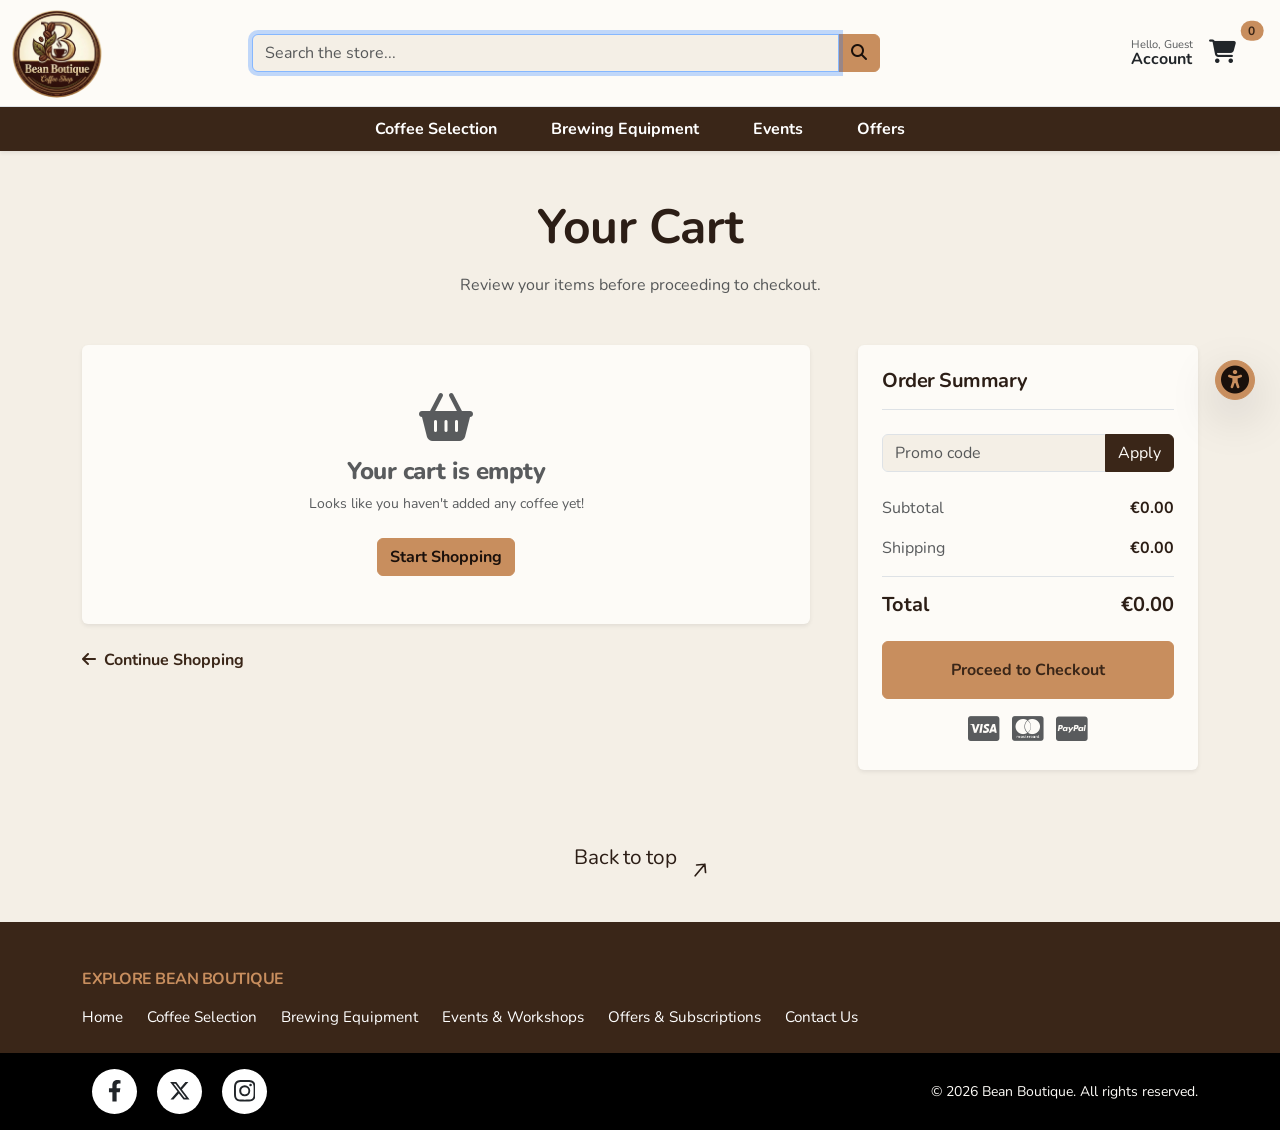
<file: cart.html>
<!DOCTYPE html>
<html lang="en">
<head>
    <meta charset="UTF-8">
    <meta name="viewport" content="width=device-width, initial-scale=1.0">
    <title>Shopping Cart | Bean Boutique</title>
    <link href="https://cdn.jsdelivr.net/npm/bootstrap@5.3.3/dist/css/bootstrap.min.css" rel="stylesheet">
    <link rel="stylesheet" href="https://cdnjs.cloudflare.com/ajax/libs/font-awesome/6.4.0/css/all.min.css">
    <link rel="preconnect" href="https://fonts.googleapis.com">
    <link rel="preconnect" href="https://fonts.gstatic.com" crossorigin>
    <link href="https://fonts.googleapis.com/css2?family=Nunito:wght@400;600;700;800&display=swap" rel="stylesheet">
    <link rel="stylesheet" href="styles.css">
    <link rel="icon" type="image/png" href="assets/images/favicon/favicon-96x96.png" sizes="96x96">
    <link rel="icon" type="image/svg+xml" href="assets/images/favicon/favicon.svg">
    <link rel="shortcut icon" href="assets/images/favicon/favicon.ico">
    <link rel="apple-touch-icon" sizes="180x180" href="assets/images/favicon/apple-touch-icon.png">
    <link rel="manifest" href="assets/images/favicon/site.webmanifest">
</head>
<body class="d-flex flex-column min-vh-100">
    <div id="preloader-wrapper">
        <div class="loader">
            <div class="cup">
                <div class="cup-handle"></div>
                <div class="smoke one"></div>
                <div class="smoke two"></div>
                <div class="smoke three"></div>
            </div>
            <div class="load">Brewing...</div>
        </div>
    </div>

    <header class="sticky-top shadow-sm theme-surface">
        <div class="container-fluid d-flex align-items-center py-2">
            <button class="navbar-toggler d-lg-none me-3 border-0 bg-transparent" type="button" data-bs-toggle="collapse" data-bs-target="#mobileNav" aria-controls="mobileNav" aria-expanded="false" aria-label="Toggle navigation">
                <i class="fa-solid fa-bars fs-3 text-body"></i>
            </button>

            <a class="navbar-brand d-flex align-items-center me-4" href="index.html"><img src="assets/images/shop-logo.png" alt="Bean Boutique Logo" class="shop-logo" width="90" height="90"></a>

            <form class="d-none d-lg-flex w-50 mx-auto" role="search" onsubmit="return false;">
                <div class="input-group">
                    <input id="mainSearchInput" class="form-control" type="search" placeholder="Search the store..." aria-label="Search"><button class="btn btn-warning" type="submit" aria-label="Submit Search"><i class="fa-solid fa-magnifying-glass" aria-hidden="true"></i></button>
                </div>
            </form>

            <div class="navbar-nav flex-row align-items-center ms-auto">
                <a href="#mobileSearchContainer" class="nav-link text-body me-3 d-lg-none" aria-label="Mobile Search">
                    <i class="fa-solid fa-magnifying-glass fs-4"></i>
                </a>
                <a href="#" class="nav-link text-body me-3" data-bs-toggle="modal" data-bs-target="#accountModal">
                    <div class="d-flex flex-column lh-1 text-start">
                        <small class="text-muted greeting-text">Hello, Guest</small>
                        <span class="fw-bold d-none d-sm-inline">Account</span>
                    </div>
                </a>
                <a href="cart.html" class="nav-link text-body position-relative pe-3 me-3" aria-label="Shopping Cart">
                    <i class="fa-solid fa-cart-shopping fs-4"></i>
                    <span class="position-absolute top-0 start-100 translate-middle badge rounded-pill bg-warning text-dark">0</span>
                </a>
            </div>
        </div>

        <nav aria-label="Main site navigation">
            <div class="border-top bg-dark d-none d-lg-block">
                <ul class="container-fluid d-flex justify-content-center gap-4 list-unstyled mb-0">
                    <li><a class="text-white text-decoration-none fw-bold header-link" href="coffee.html">Coffee Selection</a></li>
                    <li><a class="text-white text-decoration-none fw-bold header-link" href="equipment.html">Brewing Equipment</a></li>
                    <li><a class="text-white text-decoration-none fw-bold header-link" href="events.html">Events</a></li>
                    <li><a class="text-white text-decoration-none fw-bold header-link" href="offers.html">Offers</a></li>
                </ul>
            </div>

            <div class="collapse d-lg-none theme-surface border-top shadow-sm" id="mobileNav">
                <ul class="container-fluid py-2 d-flex flex-column text-center list-unstyled mb-0">
                    <li><a class="text-body text-decoration-none fw-bold py-3 border-bottom d-block" href="coffee.html">Coffee Selection</a></li>
                    <li><a class="text-body text-decoration-none fw-bold py-3 border-bottom d-block" href="equipment.html">Brewing Equipment</a></li>
                    <li><a class="text-body text-decoration-none fw-bold py-3 border-bottom d-block" href="events.html">Events</a></li>
                    <li><a class="text-body text-decoration-none fw-bold py-3 d-block" href="offers.html">Offers</a></li>
                </ul>
            </div>
        </nav>
    </header>

    <main class="flex-grow-1 container my-5">

        <h1 class="visually-hidden">Shopping Cart and Checkout</h1>

        <div class="text-center mb-5">
            <h2 class="display-5 fw-bold mb-3">Your Cart</h2>
            <p class="text-muted mb-4">Review your items before proceeding to checkout.</p>

            <div class="d-block d-lg-none px-3" id="mobileSearchContainer">
                <div class="input-group shadow-sm">
                    <span class="input-group-text bg-white border-end-0"><i class="fa-solid fa-magnifying-glass text-muted"></i></span>
                    <input type="text" class="form-control border-start-0" placeholder="Search the store...">
                </div>
            </div>
        </div>

        <div class="row g-5">

            <div class="col-lg-8">
                <section aria-labelledby="cart-items-heading">
                    <h3 id="cart-items-heading" class="visually-hidden">Items in your cart</h3>

                    <div id="cartItemsContainer"></div>

                    <div class="d-flex justify-content-between mt-4">
                        <a href="coffee.html" class="text-decoration-none text-dark fw-bold"><i class="fa-solid fa-arrow-left me-2" aria-hidden="true"></i>Continue Shopping</a>
                        <button id="clearCartBtn" class="btn btn-outline-danger btn-sm d-none">Clear Cart</button>
                    </div>
                </section>
            </div>

            <div class="col-lg-4">
                <section aria-labelledby="summary-heading" class="card shadow-sm border-0 theme-surface p-4">
                    <h3 id="summary-heading" class="h5 fw-bold mb-4 border-bottom pb-3">Order Summary</h3>

                    <div class="input-group mb-4">
                        <input type="text" class="form-control" id="promoCodeInput" placeholder="Promo code" aria-label="Enter promo code">
                        <button class="btn btn-dark" id="applyPromoBtn">Apply</button>
                    </div>

                    <ul class="list-unstyled mb-4">
                        <li class="d-flex justify-content-between mb-3">
                            <span class="text-muted">Subtotal</span>
                            <span id="cartSubtotal" class="fw-bold">€0.00</span>
                        </li>
                        <li class="d-flex justify-content-between mb-3">
                            <span class="text-muted">Shipping</span>
                            <span id="cartShipping" class="fw-bold">€0.00</span>
                        </li>
                        <li class="d-flex justify-content-between mb-3 d-none text-success" id="cartDiscountRow">
                            <span>Discount (15%)</span>
                            <span id="cartDiscountAmount" class="fw-bold">-€0.00</span>
                        </li>
                        <li class="d-flex justify-content-between border-top pt-3">
                            <span class="h5 mb-0 fw-bold">Total</span>
                            <span id="cartTotal" class="h5 mb-0 fw-bold">€0.00</span>
                        </li>
                    </ul>

                    <button class="btn btn-warning text-dark fw-bold w-100 py-3" id="checkoutBtn">Proceed to Checkout</button>

                    <div class="text-center mt-3">
                        <i class="fa-brands fa-cc-visa fs-3 me-2 text-muted" aria-hidden="true"></i>
                        <i class="fa-brands fa-cc-mastercard fs-3 me-2 text-muted" aria-hidden="true"></i>
                        <i class="fa-brands fa-cc-paypal fs-3 text-muted" aria-hidden="true"></i>
                    </div>
                </section>
            </div>
        </div>
    </main>

    <div class="modal fade" id="authModal" tabindex="-1" aria-labelledby="authModalLabel" aria-hidden="true" role="dialog">
        <div class="modal-dialog modal-dialog-centered">
            <div class="modal-content border-0 shadow-lg">
                <header class="modal-header bg-dark text-white border-0">
                    <h2 class="modal-title fw-bold" id="authModalLabel"><i class="fa-solid fa-circle-user me-2 text-warning" aria-hidden="true"></i>Checkout Options</h2>
                    <button type="button" class="btn-close btn-close-white" data-bs-dismiss="modal" aria-label="Close"></button>
                </header>
                <div class="modal-body p-4 theme-surface text-center">
                    <h3 class="fw-bold mb-3">Ready to Checkout?</h3>
                    <p class="text-muted mb-4">Log in for faster checkout and to earn bean points!</p>

                    <div class="d-grid gap-3">
                        <button class="btn btn-warning text-dark fw-bold py-2 rounded-pill" id="loginBtn">Log In</button>
                        <button class="btn btn-outline-dark fw-bold py-2 rounded-pill" id="registerBtn">Create an Account</button>

                        <div class="position-relative my-2">
                            <hr class="text-muted">
                            <span class="position-absolute top-50 start-50 translate-middle px-3 theme-surface text-muted small fw-bold">OR</span>
                        </div>

                        <button class="btn border fw-bold py-2 rounded-pill text-body" id="guestBtn">Continue as Guest</button>
                    </div>
                </div>
            </div>
        </div>
    </div>

    <div class="d-flex justify-content-center w-100 py-4">
        <a href="#" class="back-to-top-link text-decoration-none">
            <div class="text">
                <span>Back</span>
                <span>to</span>
                <span>top</span>
            </div>
            <div class="clone" aria-hidden="true">
                <span>Back</span>
                <span>to</span>
                <span>top</span>
            </div>
            <svg stroke-width="2" stroke="currentColor" viewBox="0 0 24 24" fill="none" class="h-6 w-6" xmlns="http://www.w3.org/2000/svg" width="20px">
                <path d="M14 5l7 7m0 0l-7 7m7-7H3" stroke-linejoin="round" stroke-linecap="round"></path>
            </svg>
        </a>
    </div>

    <footer class="mt-auto">
        <div class="bg-dark text-white pt-5 pb-4">
            <div class="container">
                <div class="row">
                    <div class="col-12 text-center text-md-start">
                        <h2 class="h6 fw-bold text-warning mb-3 text-uppercase tracking-wide">Explore Bean Boutique</h2>

                        <ul class="list-unstyled d-flex flex-wrap justify-content-center justify-content-md-start gap-3 gap-md-4 mb-0">
                            <li><a href="index.html" class="text-white text-decoration-none footer-link">Home</a></li>
                            <li><a href="coffee.html" class="text-white text-decoration-none footer-link">Coffee Selection</a></li>
                            <li><a href="equipment.html" class="text-white text-decoration-none footer-link">Brewing Equipment</a></li>
                            <li><a href="events.html" class="text-white text-decoration-none footer-link">Events & Workshops</a></li>
                            <li><a href="offers.html" class="text-white text-decoration-none footer-link">Offers & Subscriptions</a></li>
                            <li><a href="contact.html" class="text-white text-decoration-none footer-link">Contact Us</a></li>
                        </ul>
                    </div>
                </div>
            </div>
        </div>

        <div class="bg-black text-white py-3">
            <div class="container d-flex flex-column flex-md-row justify-content-between align-items-center">

                <ul class="social-wrapper mb-3 mb-md-0">
                    <li class="social-icon facebook">
                        <span class="social-tooltip">Facebook</span>
                        <svg viewBox="0 0 320 512" height="1.2em" fill="currentColor" xmlns="http://www.w3.org/2000/svg">
                            <path d="M279.14 288l14.22-92.66h-88.91v-60.13c0-25.35 12.42-50.06 52.24-50.06h40.42V6.26S260.43 0 225.36 0c-73.22 0-121.08 44.38-121.08 124.72v70.62H22.89V288h81.39v224h100.17V288z"></path>
                        </svg>
                    </li>
                    <li class="social-icon x-logo">
                        <span class="social-tooltip">X</span>
                        <svg height="1.2em" fill="currentColor" viewBox="0 0 512 512" xmlns="http://www.w3.org/2000/svg">
                            <path d="M389.2 48h70.6L305.6 224.2 487 464H345L233.7 318.6 106.5 464H35.8L200.7 275.5 26.8 48H172.4L272.9 180.9 389.2 48zM364.4 421.8h39.1L151.1 88h-42L364.4 421.8z"></path>
                        </svg>
                    </li>
                    <li class="social-icon instagram">
                        <span class="social-tooltip">Instagram</span>
                        <svg xmlns="http://www.w3.org/2000/svg" height="1.2em" fill="currentColor" viewBox="0 0 16 16">
                            <path d="M8 0C5.829 0 5.556.01 4.703.048 3.85.088 3.269.222 2.76.42a3.917 3.917 0 0 0-1.417.923A3.927 3.927 0 0 0 .42 2.76C.222 3.268.087 3.85.048 4.7.01 5.555 0 5.827 0 8.001c0 2.172.01 2.444.048 3.297.04.852.174 1.433.372 1.942.205.526.478.972.923 1.417.444.445.89.719 1.416.923.51.198 1.09.333 1.942.372C5.555 15.99 5.827 16 8 16s2.444-.01 3.298-.048c.851-.04 1.434-.174 1.943-.372a3.916 3.916 0 0 0 1.416-.923c.445-.445.718-.891.923-1.417.197-.509.332-1.09.372-1.942C15.99 10.445 16 10.173 16 8s-.01-2.445-.048-3.299c-.04-.851-.175-1.433-.372-1.941a3.926 3.926 0 0 0-.923-1.417A3.911 3.911 0 0 0 13.24.42c-.51-.198-1.092-.333-1.943-.372C10.443.01 10.172 0 7.998 0h.003zm-.717 1.442h.718c2.136 0 2.389.007 3.232.046.78.035 1.204.166 1.486.275.373.145.64.319.92.599.28.28.453.546.598.92.11.281.24.705.275 1.485.039.843.047 1.096.047 3.231s-.008 2.389-.047 3.232c-.035.78-.166 1.203-.275 1.485a2.47 2.47 0 0 1-.599.919c-.28.28-.546.453-.92.598-.28.11-.704.24-1.485.276-.843.038-1.096.047-3.232.047s-2.39-.009-3.233-.047c-.78-.036-1.203-.166-1.485-.276a2.478 2.478 0 0 1-.92-.598 2.48 2.48 0 0 1-.6-.92c-.109-.281-.24-.705-.275-1.485-.038-.843-.046-1.096-.046-3.233 0-2.136.008-2.388.046-3.231.036-.78.166-1.204.276-1.486.145-.373.319-.64.599-.92.28-.28.546-.453.92-.598.282-.11.705-.24 1.485-.276.738-.034 1.024-.044 2.515-.045v.002zm4.988 1.328a.96.96 0 1 0 0 1.92.96.96 0 0 0 0-1.92zm-4.27 1.122a4.109 4.109 0 1 0 0 8.217 4.109 4.109 0 0 0 0-8.217zm0 1.441a2.667 2.667 0 1 1 0 5.334 2.667 2.667 0 0 1 0-5.334z"></path>
                        </svg>
                    </li>
                </ul>

                <p class="mb-0 text-center text-md-end text-light small">&copy; 2026 Bean Boutique. All rights reserved.</p>

            </div>
        </div>
    </footer>

    <button id="a11y-btn" class="btn btn-warning rounded-circle shadow-lg" aria-label="Accessibility Options">
        <i class="fa-solid fa-universal-access fs-3"></i>
    </button>

    <div id="a11y-panel" class="card shadow-lg border-0 d-none">
        <div class="card-header bg-dark text-white d-flex justify-content-between align-items-center">
            <h3 class="mb-0 fs-6"><i class="fa-solid fa-gear me-2"></i>Accessibility</h3>
            <button type="button" class="btn-close btn-close-white" id="close-a11y-panel" aria-label="Close panel"></button>
        </div>
        <div class="card-body theme-surface">
            <div class="form-check form-switch mb-3">
                <input class="form-check-input" type="checkbox" role="switch" id="themeSwitch">
                <label class="form-check-label small fw-bold" for="themeSwitch">Dark Theme</label>
            </div>
            <div class="d-flex justify-content-between align-items-center mb-3">
                <label class="small fw-bold mb-0">Text Size</label>
                <div class="btn-group btn-group-sm" role="group" aria-label="Text size controls">
                    <button type="button" class="btn btn-outline-dark" id="btn-text-decrease" aria-label="Decrease text size"><i class="fa-solid fa-minus"></i></button>
                    <span class="input-group-text bg-transparent border-dark px-2 text-dark" id="text-size-display">100%</span>
                    <button type="button" class="btn btn-outline-dark" id="btn-text-increase" aria-label="Increase text size"><i class="fa-solid fa-plus"></i></button>
                </div>
            </div>
            <div class="form-check form-switch">
                <input class="form-check-input" type="checkbox" role="switch" id="highlightLinks">
                <label class="form-check-label small fw-bold" for="highlightLinks">Highlight Links</label>
            </div>
        </div>
    </div>

    <div class="modal fade" id="accountModal" tabindex="-1" aria-labelledby="accountModalLabel" aria-hidden="true" role="dialog">
        <div class="modal-dialog modal-dialog-centered">
            <div class="modal-content border-0 shadow-lg">
                <header class="modal-header bg-dark text-white border-0">
                    <h2 class="modal-title fw-bold" id="accountModalLabel"><i class="fa-solid fa-circle-user me-2 text-warning" aria-hidden="true"></i>Account Sign-In</h2>
                    <button type="button" class="btn-close btn-close-white" data-bs-dismiss="modal" aria-label="Close"></button>
                </header>
                <div class="modal-body p-4 theme-surface text-center">
                    <h3 class="fw-bold mb-3">Welcome Back!</h3>
                    <p class="text-muted mb-4">Log in to manage your subscriptions and earn bean points.</p>

                    <div class="d-grid gap-3">
                        <button class="btn btn-warning text-dark fw-bold py-2 rounded-pill" id="navLoginBtn">Log In</button>
                        <button class="btn btn-outline-dark fw-bold py-2 rounded-pill" id="navRegisterBtn">Create an Account</button>
                    </div>
                </div>
            </div>
        </div>
    </div>

    <script src="https://code.jquery.com/jquery-3.7.1.min.js"></script>
    <script src="https://cdn.jsdelivr.net/npm/bootstrap@5.3.3/dist/js/bootstrap.bundle.min.js"></script>
    <script src="script.js"></script>
</body>
</html>
</file>
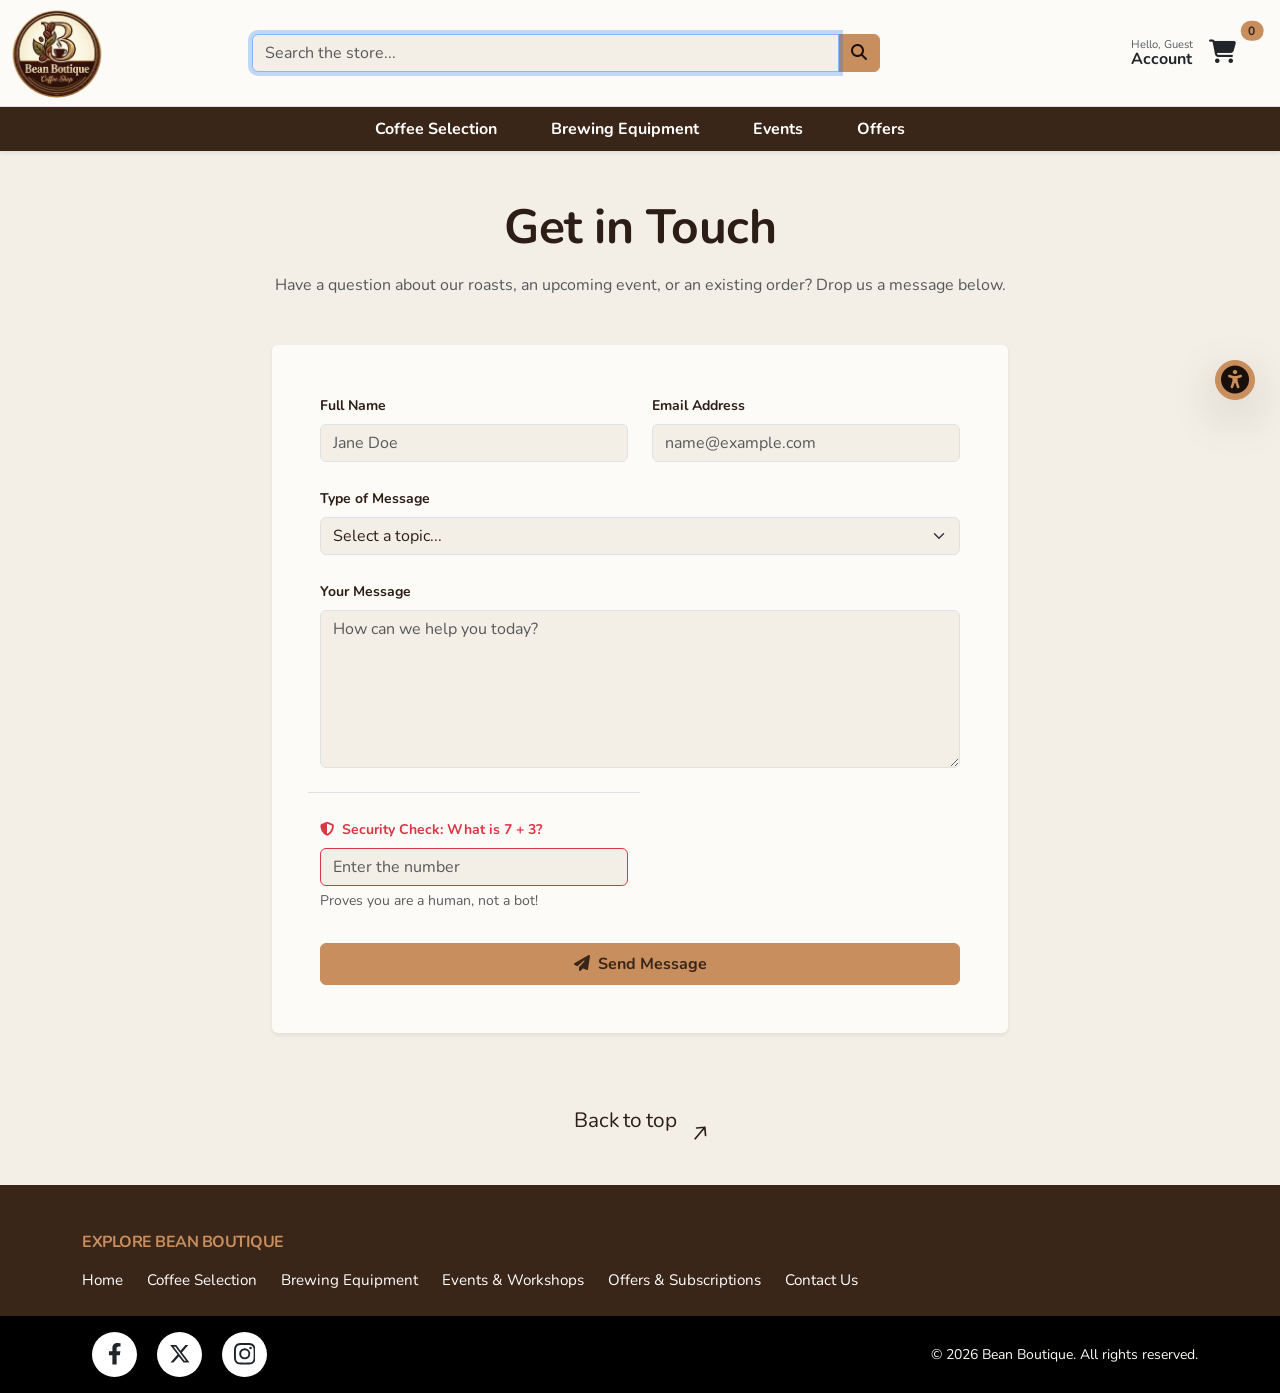
<file: contact.html>
<!DOCTYPE html>
<html lang="en">
<head>
    <meta charset="UTF-8">
    <meta name="viewport" content="width=device-width, initial-scale=1.0">
    <title>Contact Us | Bean Boutique</title>
    <link href="https://cdn.jsdelivr.net/npm/bootstrap@5.3.3/dist/css/bootstrap.min.css" rel="stylesheet">
    <link rel="stylesheet" href="https://cdnjs.cloudflare.com/ajax/libs/font-awesome/6.4.0/css/all.min.css">
    <link rel="preconnect" href="https://fonts.googleapis.com">
    <link rel="preconnect" href="https://fonts.gstatic.com" crossorigin>
    <link href="https://fonts.googleapis.com/css2?family=Nunito:wght@400;600;700;800&display=swap" rel="stylesheet">
    <link rel="stylesheet" href="styles.css">
    <link rel="icon" type="image/png" href="assets/images/favicon/favicon-96x96.png" sizes="96x96">
    <link rel="icon" type="image/svg+xml" href="assets/images/favicon/favicon.svg">
    <link rel="shortcut icon" href="assets/images/favicon/favicon.ico">
    <link rel="apple-touch-icon" sizes="180x180" href="assets/images/favicon/apple-touch-icon.png">
    <link rel="manifest" href="assets/images/favicon/site.webmanifest">
</head>
<body class="d-flex flex-column min-vh-100">
    <div id="preloader-wrapper">
        <div class="loader">
            <div class="cup">
                <div class="cup-handle"></div>
                <div class="smoke one"></div>
                <div class="smoke two"></div>
                <div class="smoke three"></div>
            </div>
            <div class="load">Brewing...</div>
        </div>
    </div>

    <header class="sticky-top shadow-sm theme-surface">
        <div class="container-fluid d-flex align-items-center py-2">
            <button class="navbar-toggler d-lg-none me-3 border-0 bg-transparent" type="button" data-bs-toggle="collapse" data-bs-target="#mobileNav" aria-controls="mobileNav" aria-expanded="false" aria-label="Toggle navigation">
                <i class="fa-solid fa-bars fs-3 text-dark"></i>
            </button>

            <a class="navbar-brand d-flex align-items-center me-4" href="index.html"><img src="assets/images/shop-logo.png" alt="Bean Boutique Logo" class="shop-logo" width="90" height="90"></a>

            <form class="d-none d-lg-flex w-50 mx-auto" role="search" onsubmit="return false;">
                <div class="input-group">
                    <input id="mainSearchInput" class="form-control" type="search" placeholder="Search the store..." aria-label="Search"><button class="btn btn-warning" type="button" aria-label="Submit Search"><i class="fa-solid fa-magnifying-glass" aria-hidden="true"></i></button>
                </div>
            </form>

            <div class="navbar-nav flex-row align-items-center ms-auto">
                <a href="#mobileSearchContainer" class="nav-link text-body me-3 d-lg-none" aria-label="Mobile Search">
                    <i class="fa-solid fa-magnifying-glass fs-4" aria-hidden="true"></i>
                </a>
                <a href="#" class="nav-link text-body me-3" data-bs-toggle="modal" data-bs-target="#accountModal">
                    <div class="d-flex flex-column lh-1 text-start">
                        <small class="text-muted greeting-text">Hello, Guest</small>
                        <span class="fw-bold d-none d-sm-inline">Account</span>
                    </div>
                </a>
                <a href="cart.html" class="nav-link text-body position-relative pe-3 me-3" aria-label="Shopping Cart">
                    <i class="fa-solid fa-cart-shopping fs-4"></i>
                    <span class="position-absolute top-0 start-100 translate-middle badge rounded-pill bg-warning text-dark">0</span>
                </a>
            </div>
        </div>

        <nav aria-label="Main site navigation">
            <div class="border-top bg-dark d-none d-lg-block">
                <ul class="container-fluid d-flex justify-content-center gap-4 list-unstyled mb-0">
                    <li><a class="text-white text-decoration-none fw-bold header-link" href="coffee.html">Coffee Selection</a></li>
                    <li><a class="text-white text-decoration-none fw-bold header-link" href="equipment.html">Brewing Equipment</a></li>
                    <li><a class="text-white text-decoration-none fw-bold header-link" href="events.html">Events</a></li>
                    <li><a class="text-white text-decoration-none fw-bold header-link" href="offers.html">Offers</a></li>
                </ul>
            </div>

            <div class="collapse d-lg-none theme-surface border-top shadow-sm" id="mobileNav">
                <ul class="container-fluid py-2 d-flex flex-column text-center list-unstyled mb-0">
                    <li><a class="text-body text-decoration-none fw-bold py-3 border-bottom d-block" href="coffee.html">Coffee Selection</a></li>
                    <li><a class="text-body text-decoration-none fw-bold py-3 border-bottom d-block" href="equipment.html">Brewing Equipment</a></li>
                    <li><a class="text-body text-decoration-none fw-bold py-3 border-bottom d-block" href="events.html">Events</a></li>
                    <li><a class="text-body text-decoration-none fw-bold py-3 d-block" href="offers.html">Offers</a></li>
                </ul>
            </div>
        </nav>
    </header>

    <main class="flex-grow-1 container my-5">
        <div class="row justify-content-center">
            <div class="col-lg-8">
                <div class="text-center mb-5">
                    <h1 class="display-5 fw-bold mb-3">Get in Touch</h1>
                    <p class="text-muted">Have a question about our roasts, an upcoming event, or an existing order? Drop us a message below.</p>

                    <div class="d-block d-lg-none px-3 mt-4" id="mobileSearchContainer">
                        <div class="input-group shadow-sm">
                            <span class="input-group-text bg-white border-end-0"><i class="fa-solid fa-magnifying-glass text-muted"></i></span>
                            <input type="text" class="form-control border-start-0" placeholder="Search the store...">
                        </div>
                    </div>
                </div>

                <section aria-labelledby="contact-form-heading" class="card shadow-sm border-0 theme-surface p-4 p-md-5">
                    <h2 id="contact-form-heading" class="visually-hidden">Contact Form</h2>
                    <form id="contactForm" onsubmit="return false;">
                        <div class="row g-4">
                            <div class="col-md-6">
                                <label for="contactName" class="form-label fw-bold small">Full Name</label>
                                <input type="text" class="form-control" id="contactName" placeholder="Jane Doe" required>
                            </div>

                            <div class="col-md-6">
                                <label for="contactEmail" class="form-label fw-bold small">Email Address</label>
                                <input type="email" class="form-control" id="contactEmail" placeholder="name@example.com" required>
                            </div>

                            <div class="col-12">
                                <label for="messageType" class="form-label fw-bold small">Type of Message</label>
                                <select class="form-select" id="messageType" required>
                                    <option value="" selected disabled>Select a topic...</option>
                                    <option value="order">Question about an order</option>
                                    <option value="wholesale">Wholesale & Business inquiry</option>
                                    <option value="events">Events & Workshops</option>
                                    <option value="other">General Feedback</option>
                                </select>
                            </div>

                            <div class="col-12">
                                <label for="contactMessage" class="form-label fw-bold small">Your Message</label>
                                <textarea class="form-control" id="contactMessage" rows="6" placeholder="How can we help you today?" required></textarea>
                            </div>

                            <div class="col-md-6 mt-4 border-top pt-4">
                                <label for="captchaInput" class="form-label fw-bold small text-danger"><i class="fa-solid fa-shield-halved me-1"></i> Security Check: What is <span id="mathQuestion"></span>?</label>
                                <input type="text" class="form-control border-danger" id="captchaInput" placeholder="Enter the number" required>
                                <div class="form-text">Proves you are a human, not a bot!</div>
                            </div>

                            <div class="col-12 mt-4 text-end">
                                <button type="submit" class="btn btn-warning text-dark fw-bold w-100 py-2 mt-2"><i class="fa-solid fa-paper-plane me-2"></i>Send Message</button>
                            </div>

                        </div>
                    </form>
                </section>
            </div>
        </div>
    </main>

    <div class="d-flex justify-content-center w-100 py-4">
        <a href="#" class="back-to-top-link text-decoration-none">
            <div class="text">
                <span>Back</span>
                <span>to</span>
                <span>top</span>
            </div>
            <div class="clone" aria-hidden="true">
                <span>Back</span>
                <span>to</span>
                <span>top</span>
            </div>
            <svg stroke-width="2" stroke="currentColor" viewBox="0 0 24 24" fill="none" class="h-6 w-6" xmlns="http://www.w3.org/2000/svg" width="20px">
                <path d="M14 5l7 7m0 0l-7 7m7-7H3" stroke-linejoin="round" stroke-linecap="round"></path>
            </svg>
        </a>
    </div>

    <footer class="mt-auto">
        <div class="bg-dark text-white pt-5 pb-4">
            <div class="container">
                <div class="row">
                    <div class="col-12 text-center text-md-start">
                        <h2 class="h6 fw-bold text-warning mb-3 text-uppercase tracking-wide">Explore Bean Boutique</h2>

                        <ul class="list-unstyled d-flex flex-wrap justify-content-center justify-content-md-start gap-3 gap-md-4 mb-0">
                            <li><a href="index.html" class="text-white text-decoration-none footer-link">Home</a></li>
                            <li><a href="coffee.html" class="text-white text-decoration-none footer-link">Coffee Selection</a></li>
                            <li><a href="equipment.html" class="text-white text-decoration-none footer-link">Brewing Equipment</a></li>
                            <li><a href="events.html" class="text-white text-decoration-none footer-link">Events & Workshops</a></li>
                            <li><a href="offers.html" class="text-white text-decoration-none footer-link">Offers & Subscriptions</a></li>
                            <li><a href="contact.html" class="text-white text-decoration-none footer-link">Contact Us</a></li>
                        </ul>
                    </div>
                </div>
            </div>
        </div>

        <div class="bg-black text-white py-3">
            <div class="container d-flex flex-column flex-md-row justify-content-between align-items-center">

                <ul class="social-wrapper mb-3 mb-md-0">
                    <li class="social-icon facebook">
                        <span class="social-tooltip">Facebook</span>
                        <svg viewBox="0 0 320 512" height="1.2em" fill="currentColor" xmlns="http://www.w3.org/2000/svg">
                            <path d="M279.14 288l14.22-92.66h-88.91v-60.13c0-25.35 12.42-50.06 52.24-50.06h40.42V6.26S260.43 0 225.36 0c-73.22 0-121.08 44.38-121.08 124.72v70.62H22.89V288h81.39v224h100.17V288z"></path>
                        </svg>
                    </li>
                    <li class="social-icon x-logo">
                        <span class="social-tooltip">X</span>
                        <svg height="1.2em" fill="currentColor" viewBox="0 0 512 512" xmlns="http://www.w3.org/2000/svg">
                            <path d="M389.2 48h70.6L305.6 224.2 487 464H345L233.7 318.6 106.5 464H35.8L200.7 275.5 26.8 48H172.4L272.9 180.9 389.2 48zM364.4 421.8h39.1L151.1 88h-42L364.4 421.8z"></path>
                        </svg>
                    </li>
                    <li class="social-icon instagram">
                        <span class="social-tooltip">Instagram</span>
                        <svg xmlns="http://www.w3.org/2000/svg" height="1.2em" fill="currentColor" viewBox="0 0 16 16">
                            <path d="M8 0C5.829 0 5.556.01 4.703.048 3.85.088 3.269.222 2.76.42a3.917 3.917 0 0 0-1.417.923A3.927 3.927 0 0 0 .42 2.76C.222 3.268.087 3.85.048 4.7.01 5.555 0 5.827 0 8.001c0 2.172.01 2.444.048 3.297.04.852.174 1.433.372 1.942.205.526.478.972.923 1.417.444.445.89.719 1.416.923.51.198 1.09.333 1.942.372C5.555 15.99 5.827 16 8 16s2.444-.01 3.298-.048c.851-.04 1.434-.174 1.943-.372a3.916 3.916 0 0 0 1.416-.923c.445-.445.718-.891.923-1.417.197-.509.332-1.09.372-1.942C15.99 10.445 16 10.173 16 8s-.01-2.445-.048-3.299c-.04-.851-.175-1.433-.372-1.941a3.926 3.926 0 0 0-.923-1.417A3.911 3.911 0 0 0 13.24.42c-.51-.198-1.092-.333-1.943-.372C10.443.01 10.172 0 7.998 0h.003zm-.717 1.442h.718c2.136 0 2.389.007 3.232.046.78.035 1.204.166 1.486.275.373.145.64.319.92.599.28.28.453.546.598.92.11.281.24.705.275 1.485.039.843.047 1.096.047 3.231s-.008 2.389-.047 3.232c-.035.78-.166 1.203-.275 1.485a2.47 2.47 0 0 1-.599.919c-.28.28-.546.453-.92.598-.28.11-.704.24-1.485.276-.843.038-1.096.047-3.232.047s-2.39-.009-3.233-.047c-.78-.036-1.203-.166-1.485-.276a2.478 2.478 0 0 1-.92-.598 2.48 2.48 0 0 1-.6-.92c-.109-.281-.24-.705-.275-1.485-.038-.843-.046-1.096-.046-3.233 0-2.136.008-2.388.046-3.231.036-.78.166-1.204.276-1.486.145-.373.319-.64.599-.92.28-.28.546-.453.92-.598.282-.11.705-.24 1.485-.276.738-.034 1.024-.044 2.515-.045v.002zm4.988 1.328a.96.96 0 1 0 0 1.92.96.96 0 0 0 0-1.92zm-4.27 1.122a4.109 4.109 0 1 0 0 8.217 4.109 4.109 0 0 0 0-8.217zm0 1.441a2.667 2.667 0 1 1 0 5.334 2.667 2.667 0 0 1 0-5.334z"></path>
                        </svg>
                    </li>
                </ul>

                <p class="mb-0 text-center text-md-end text-light small">&copy; 2026 Bean Boutique. All rights reserved.</p>

            </div>
        </div>
    </footer>

    <button id="a11y-btn" class="btn btn-warning rounded-circle shadow-lg" aria-label="Accessibility Options">
        <i class="fa-solid fa-universal-access fs-3"></i>
    </button>

    <div id="a11y-panel" class="card shadow-lg border-0 d-none">
        <div class="card-header bg-dark text-white d-flex justify-content-between align-items-center">
            <h3 class="mb-0 fs-6"><i class="fa-solid fa-gear me-2"></i>Accessibility</h3>
            <button type="button" class="btn-close btn-close-white" id="close-a11y-panel" aria-label="Close panel"></button>
        </div>
        <div class="card-body theme-surface">
            <div class="form-check form-switch mb-3">
                <input class="form-check-input" type="checkbox" role="switch" id="themeSwitch">
                <label class="form-check-label small fw-bold" for="themeSwitch">Dark Theme</label>
            </div>
            <div class="d-flex justify-content-between align-items-center mb-3">
                <label class="small fw-bold mb-0">Text Size</label>
                <div class="btn-group btn-group-sm" role="group" aria-label="Text size controls">
                    <button type="button" class="btn btn-outline-dark" id="btn-text-decrease" aria-label="Decrease text size"><i class="fa-solid fa-minus"></i></button>
                    <span class="input-group-text bg-transparent border-dark px-2 text-dark" id="text-size-display">100%</span>
                    <button type="button" class="btn btn-outline-dark" id="btn-text-increase" aria-label="Increase text size"><i class="fa-solid fa-plus"></i></button>
                </div>
            </div>
            <div class="form-check form-switch">
                <input class="form-check-input" type="checkbox" role="switch" id="highlightLinks">
                <label class="form-check-label small fw-bold" for="highlightLinks">Highlight Links</label>
            </div>
        </div>
    </div>

    <div class="modal fade" id="accountModal" tabindex="-1" aria-labelledby="accountModalLabel" aria-hidden="true" role="dialog">
        <div class="modal-dialog modal-dialog-centered">
            <div class="modal-content border-0 shadow-lg">
                <header class="modal-header bg-dark text-white border-0">
                    <h2 class="modal-title fw-bold" id="accountModalLabel"><i class="fa-solid fa-circle-user me-2 text-warning" aria-hidden="true"></i>Account Access</h2>
                    <button type="button" class="btn-close btn-close-white" data-bs-dismiss="modal" aria-label="Close"></button>
                </header>
                <div class="modal-body p-4 theme-surface text-center">
                    <h3 class="fw-bold mb-3">Welcome Back!</h3>
                    <p class="text-muted mb-4">Log in to manage your subscriptions and earn bean points.</p>

                    <div class="d-grid gap-3">
                        <button class="btn btn-warning text-dark fw-bold py-2 rounded-pill" id="navLoginBtn">Log In</button>
                        <button class="btn btn-outline-dark fw-bold py-2 rounded-pill" id="navRegisterBtn">Create an Account</button>
                    </div>
                </div>
            </div>
        </div>
    </div>

    <script src="https://code.jquery.com/jquery-3.7.1.min.js"></script>
    <script src="https://cdn.jsdelivr.net/npm/bootstrap@5.3.3/dist/js/bootstrap.bundle.min.js"></script>
    <script src="script.js"></script>
</body>
</html>
</file>
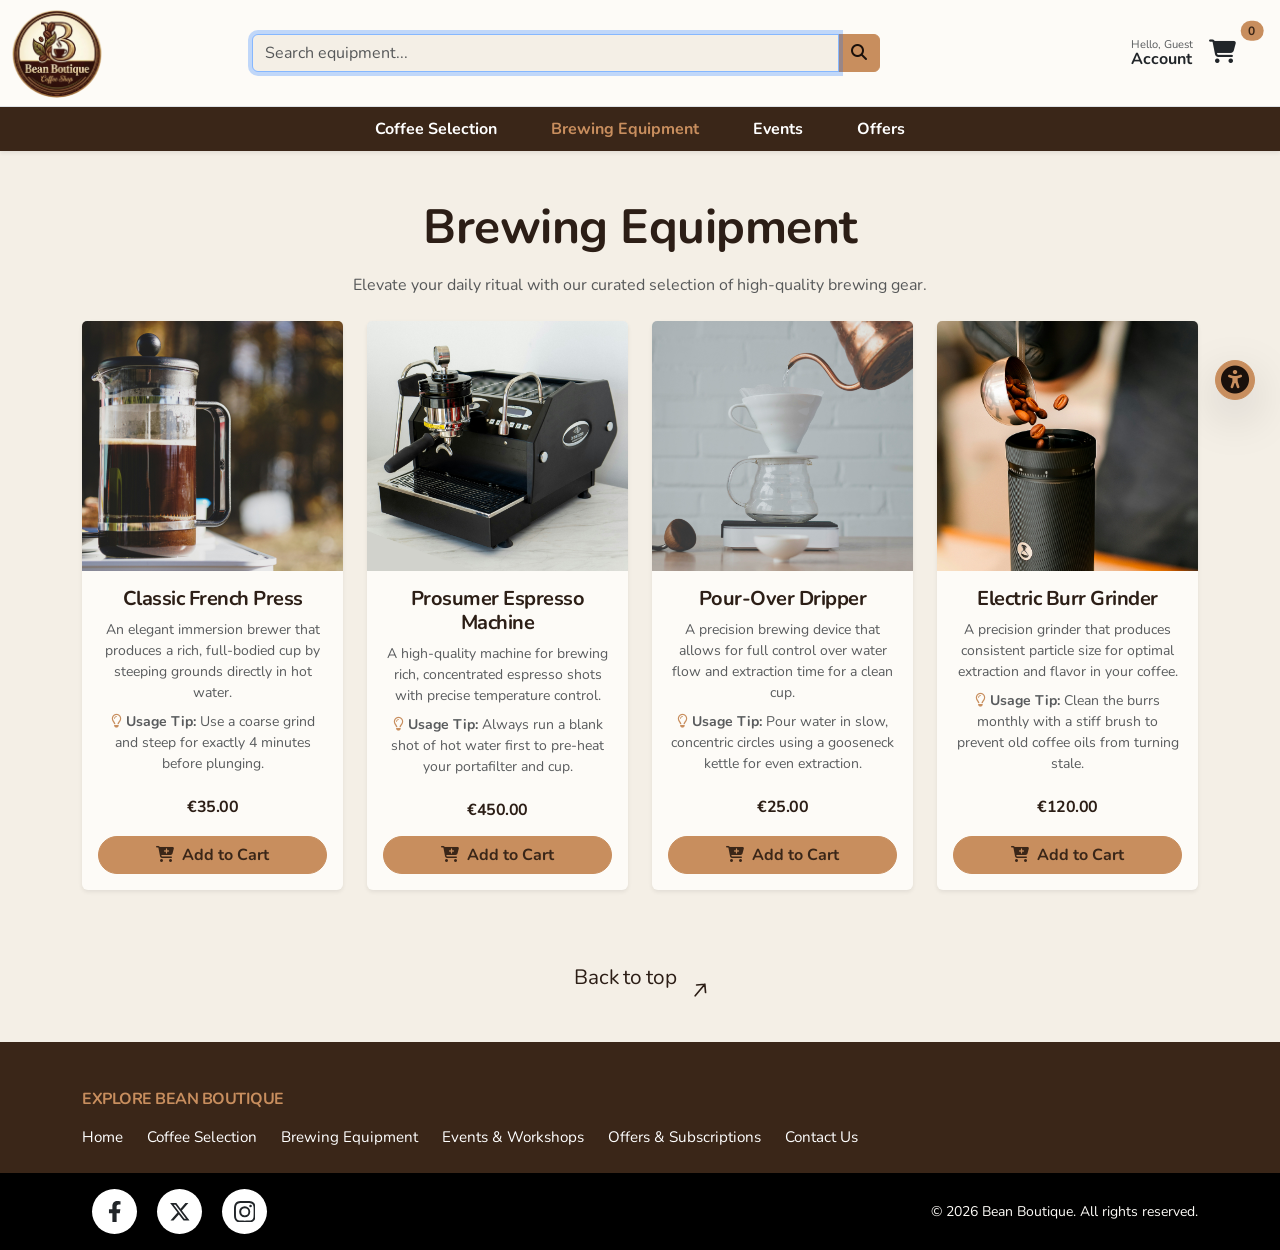
<file: equipment.html>
<!DOCTYPE html>
<html lang="en">
<head>
    <meta charset="UTF-8">
    <meta name="viewport" content="width=device-width, initial-scale=1.0">
    <title>Brewing Equipment | Bean Boutique</title>
    <link href="https://cdn.jsdelivr.net/npm/bootstrap@5.3.3/dist/css/bootstrap.min.css" rel="stylesheet">
    <link rel="stylesheet" href="https://cdnjs.cloudflare.com/ajax/libs/font-awesome/6.4.0/css/all.min.css">
    <link rel="preconnect" href="https://fonts.googleapis.com">
    <link rel="preconnect" href="https://fonts.gstatic.com" crossorigin>
    <link href="https://fonts.googleapis.com/css2?family=Nunito:wght@400;600;700;800&display=swap" rel="stylesheet">
    <link rel="stylesheet" href="styles.css">
    <link rel="icon" type="image/png" href="assets/images/favicon/favicon-96x96.png" sizes="96x96">
    <link rel="icon" type="image/svg+xml" href="assets/images/favicon/favicon.svg">
    <link rel="shortcut icon" href="assets/images/favicon/favicon.ico">
    <link rel="apple-touch-icon" sizes="180x180" href="assets/images/favicon/apple-touch-icon.png">
    <link rel="manifest" href="assets/images/favicon/site.webmanifest">
</head>
<body class="d-flex flex-column min-vh-100">
    <div id="preloader-wrapper">
        <div class="loader">
            <div class="cup">
                <div class="cup-handle"></div>
                <div class="smoke one"></div>
                <div class="smoke two"></div>
                <div class="smoke three"></div>
            </div>
            <div class="load">Brewing...</div>
        </div>
    </div>

    <header class="sticky-top shadow-sm theme-surface">
        <div class="container-fluid d-flex align-items-center py-2">
            <button class="navbar-toggler d-lg-none me-3 border-0 bg-transparent" type="button" data-bs-toggle="collapse" data-bs-target="#mobileNav" aria-controls="mobileNav" aria-expanded="false" aria-label="Toggle navigation">
                <i class="fa-solid fa-bars fs-3 text-body"></i>
            </button>

            <a class="navbar-brand d-flex align-items-center me-4" href="index.html"><img src="assets/images/shop-logo.png" alt="Bean Boutique Logo" class="shop-logo" width="90" height="90"></a>

            <form class="d-none d-lg-flex w-50 mx-auto" role="search" onsubmit="return false;">
                <div class="input-group">
                    <input id="mainSearchInput" class="form-control equipment-search-input" type="search" placeholder="Search equipment..." aria-label="Search"><button class="btn btn-warning" type="button" aria-label="Submit Search"><i class="fa-solid fa-magnifying-glass" aria-hidden="true"></i></button>
                </div>
            </form>

            <div class="navbar-nav flex-row align-items-center ms-auto">
                <a href="#mobileSearchContainer" class="nav-link text-body me-3 d-lg-none" aria-label="Mobile Search">
                    <i class="fa-solid fa-magnifying-glass fs-4"></i>
                </a>
                <a href="#" class="nav-link text-body me-3" data-bs-toggle="modal" data-bs-target="#accountModal">
                    <div class="d-flex flex-column lh-1 text-start">
                        <small class="text-muted greeting-text">Hello, Guest</small>
                        <span class="fw-bold d-none d-sm-inline">Account</span>
                    </div>
                </a>
                <a href="cart.html" class="nav-link text-body position-relative pe-3 me-3" aria-label="Shopping Cart">
                    <i class="fa-solid fa-cart-shopping fs-4"></i>
                    <span class="position-absolute top-0 start-100 translate-middle badge rounded-pill bg-warning text-dark">0</span>
                </a>
            </div>
        </div>

        <nav aria-label="Main site navigation">
            <div class="border-top bg-dark d-none d-lg-block">
                <ul class="container-fluid d-flex justify-content-center gap-4 list-unstyled mb-0">
                    <li><a class="text-white text-decoration-none fw-bold header-link" href="coffee.html">Coffee Selection</a></li>
                    <li><a class="text-warning text-decoration-none fw-bold header-link" href="equipment.html">Brewing Equipment</a></li>
                    <li><a class="text-white text-decoration-none fw-bold header-link" href="events.html">Events</a></li>
                    <li><a class="text-white text-decoration-none fw-bold header-link" href="offers.html">Offers</a></li>
                </ul>
            </div>
            <div class="collapse d-lg-none theme-surface border-top shadow-sm" id="mobileNav">
                <ul class="container-fluid py-2 d-flex flex-column text-center list-unstyled mb-0">
                    <li><a class="text-body text-decoration-none fw-bold py-3 border-bottom d-block" href="coffee.html">Coffee Selection</a></li>
                    <li><a class="text-warning text-decoration-none fw-bold py-3 border-bottom d-block" href="equipment.html">Brewing Equipment</a></li>
                    <li><a class="text-body text-decoration-none fw-bold py-3 border-bottom d-block" href="events.html">Events</a></li>
                    <li><a class="text-body text-decoration-none fw-bold py-3 d-block" href="offers.html">Offers</a></li>
                </ul>
            </div>
        </nav>
    </header>

    <main class="flex-grow-1 container my-5">
        <div class="text-center mb-3">
            <h1 class="display-5 fw-bold mb-3">Brewing Equipment</h1>
            <p class="text-muted mb-4">Elevate your daily ritual with our curated selection of high-quality brewing gear.</p>

            <div class="d-block d-lg-none px-3" id="mobileSearchContainer">
                <div class="input-group shadow-sm">
                    <span class="input-group-text bg-white border-end-0"><i class="fa-solid fa-magnifying-glass text-muted"></i></span>
                    <input type="text" class="form-control border-start-0 equipment-search-input" placeholder="Search equipment...">
                </div>
            </div>
        </div>

        <div class="row row-cols-1 row-cols-md-2 row-cols-lg-4 g-4">
            <article class="col equipment-item" data-search="french press classic immersion glass steep">
                <div class="card h-100 shadow-sm border-0 product-card"><img src="assets/images/french-press.jpg" class="card-img-top equipment-img" alt="Glass French Press">
                    <div class="card-body d-flex flex-column text-center">
                        <h2 class="card-title h5 fw-bold">Classic French Press</h2>
                        <p class="card-text text-muted small mb-2">An elegant immersion brewer that produces a rich, full-bodied cup by steeping grounds directly in hot water.</p>
                        <p class="small text-muted mb-4"><i class="fa-regular fa-lightbulb text-warning me-1"></i><strong>Usage Tip:</strong> Use a coarse grind and steep for exactly 4 minutes before plunging.</p>
                        <h3 class="h6 fw-bold mb-3">€35.00</h3>
                        <div class="mt-auto">
                            <button class="btn btn-warning text-dark fw-bold w-100 rounded-pill" aria-label="Add Classic French Press to Cart for €35.00"><i class="fa-solid fa-cart-plus me-2" aria-hidden="true"></i>Add to Cart</button>
                        </div>
                    </div>
                </div>
            </article>

            <article class="col equipment-item" data-search="espresso machine prosumer maker">
                <div class="card h-100 shadow-sm border-0 product-card"><img src="assets/images/espresso-machine.jpg" class="card-img-top equipment-img" alt="Home Espresso Machine">
                    <div class="card-body d-flex flex-column text-center">
                        <h2 class="card-title h5 fw-bold">Prosumer Espresso Machine</h2>
                        <p class="card-text text-muted small mb-2">A high-quality machine for brewing rich, concentrated espresso shots with precise temperature control.</p>
                        <p class="small text-muted mb-4"><i class="fa-regular fa-lightbulb text-warning me-1"></i><strong>Usage Tip:</strong> Always run a blank shot of hot water first to pre-heat your portafilter and cup.</p>
                        <h3 class="h6 fw-bold mb-3">€450.00</h3>
                        <div class="mt-auto">
                            <button class="btn btn-warning text-dark fw-bold w-100 rounded-pill" aria-label="Add Prosumer Espresso Machine to Cart for €450.00"><i class="fa-solid fa-cart-plus me-2" aria-hidden="true"></i>Add to Cart</button>
                        </div>
                    </div>
                </div>
            </article>

            <article class="col equipment-item" data-search="pour over dripper filter v60 precision">
                <div class="card h-100 shadow-sm border-0 product-card"><img src="assets/images/pour-over.jpg" class="card-img-top equipment-img" alt="Pour-Over Dripper">
                    <div class="card-body d-flex flex-column text-center">
                        <h2 class="card-title h5 fw-bold">Pour-Over Dripper</h2>
                        <p class="card-text text-muted small mb-2">A precision brewing device that allows for full control over water flow and extraction time for a clean cup.</p>
                        <p class="small text-muted mb-4"><i class="fa-regular fa-lightbulb text-warning me-1"></i><strong>Usage Tip:</strong> Pour water in slow, concentric circles using a gooseneck kettle for even extraction.</p>
                        <h3 class="h6 fw-bold mb-3">€25.00</h3>
                        <div class="mt-auto">
                            <button class="btn btn-warning text-dark fw-bold w-100 rounded-pill" aria-label="Add Pour-Over Dripper to Cart for €25.00"><i class="fa-solid fa-cart-plus me-2" aria-hidden="true"></i>Add to Cart</button>
                        </div>
                    </div>
                </div>
            </article>

            <article class="col equipment-item" data-search="electric burr grinder mill precision">
                <div class="card h-100 shadow-sm border-0 product-card"><img src="assets/images/burr-grinder.jpg" class="card-img-top equipment-img" alt="Burr Grinder">
                    <div class="card-body d-flex flex-column text-center">
                        <h2 class="card-title h5 fw-bold">Electric Burr Grinder</h2>
                        <p class="card-text text-muted small mb-2">A precision grinder that produces consistent particle size for optimal extraction and flavor in your coffee.</p>
                        <p class="small text-muted mb-4"><i class="fa-regular fa-lightbulb text-warning me-1"></i><strong>Usage Tip:</strong> Clean the burrs monthly with a stiff brush to prevent old coffee oils from turning stale.</p>
                        <h3 class="h6 fw-bold mb-3">€120.00</h3>
                        <div class="mt-auto">
                            <button class="btn btn-warning text-dark fw-bold w-100 rounded-pill" aria-label="Add Electric Burr Grinder to Cart for €120.00"><i class="fa-solid fa-cart-plus me-2" aria-hidden="true"></i>Add to Cart</button>
                        </div>
                    </div>
                </div>
            </article>
        </div>

        <div id="noEquipmentMsg" class="text-center mt-5">
            <i class="fa-solid fa-face-frown fs-1 text-muted mb-3"></i>
            <h3 class="fw-bold">No equipment found</h3>
            <p class="text-muted">Try adjusting your search terms.</p>
        </div>
    </main>

    <div class="d-flex justify-content-center w-100 py-4">
        <a href="#" class="back-to-top-link text-decoration-none">
            <div class="text">
                <span>Back</span>
                <span>to</span>
                <span>top</span>
            </div>
            <div class="clone" aria-hidden="true">
                <span>Back</span>
                <span>to</span>
                <span>top</span>
            </div>
            <svg stroke-width="2" stroke="currentColor" viewBox="0 0 24 24" fill="none" class="h-6 w-6" xmlns="http://www.w3.org/2000/svg" width="20px">
                <path d="M14 5l7 7m0 0l-7 7m7-7H3" stroke-linejoin="round" stroke-linecap="round"></path>
            </svg>
        </a>
    </div>

    <footer class="mt-auto">
        <div class="bg-dark text-white pt-5 pb-4">
            <div class="container">
                <div class="row">
                    <div class="col-12 text-center text-md-start">
                        <h2 class="h6 fw-bold text-warning mb-3 text-uppercase tracking-wide">Explore Bean Boutique</h2>

                        <ul class="list-unstyled d-flex flex-wrap justify-content-center justify-content-md-start gap-3 gap-md-4 mb-0">
                            <li><a href="index.html" class="text-white text-decoration-none footer-link">Home</a></li>
                            <li><a href="coffee.html" class="text-white text-decoration-none footer-link">Coffee Selection</a></li>
                            <li><a href="equipment.html" class="text-white text-decoration-none footer-link">Brewing Equipment</a></li>
                            <li><a href="events.html" class="text-white text-decoration-none footer-link">Events & Workshops</a></li>
                            <li><a href="offers.html" class="text-white text-decoration-none footer-link">Offers & Subscriptions</a></li>
                            <li><a href="contact.html" class="text-white text-decoration-none footer-link">Contact Us</a></li>
                        </ul>
                    </div>
                </div>
            </div>
        </div>

        <div class="bg-black text-white py-3">
            <div class="container d-flex flex-column flex-md-row justify-content-between align-items-center">

                <ul class="social-wrapper mb-3 mb-md-0">
                    <li class="social-icon facebook">
                        <span class="social-tooltip">Facebook</span>
                        <svg viewBox="0 0 320 512" height="1.2em" fill="currentColor" xmlns="http://www.w3.org/2000/svg">
                            <path d="M279.14 288l14.22-92.66h-88.91v-60.13c0-25.35 12.42-50.06 52.24-50.06h40.42V6.26S260.43 0 225.36 0c-73.22 0-121.08 44.38-121.08 124.72v70.62H22.89V288h81.39v224h100.17V288z"></path>
                        </svg>
                    </li>
                    <li class="social-icon x-logo">
                        <span class="social-tooltip">X</span>
                        <svg height="1.2em" fill="currentColor" viewBox="0 0 512 512" xmlns="http://www.w3.org/2000/svg">
                            <path d="M389.2 48h70.6L305.6 224.2 487 464H345L233.7 318.6 106.5 464H35.8L200.7 275.5 26.8 48H172.4L272.9 180.9 389.2 48zM364.4 421.8h39.1L151.1 88h-42L364.4 421.8z"></path>
                        </svg>
                    </li>
                    <li class="social-icon instagram">
                        <span class="social-tooltip">Instagram</span>
                        <svg xmlns="http://www.w3.org/2000/svg" height="1.2em" fill="currentColor" viewBox="0 0 16 16">
                            <path d="M8 0C5.829 0 5.556.01 4.703.048 3.85.088 3.269.222 2.76.42a3.917 3.917 0 0 0-1.417.923A3.927 3.927 0 0 0 .42 2.76C.222 3.268.087 3.85.048 4.7.01 5.555 0 5.827 0 8.001c0 2.172.01 2.444.048 3.297.04.852.174 1.433.372 1.942.205.526.478.972.923 1.417.444.445.89.719 1.416.923.51.198 1.09.333 1.942.372C5.555 15.99 5.827 16 8 16s2.444-.01 3.298-.048c.851-.04 1.434-.174 1.943-.372a3.916 3.916 0 0 0 1.416-.923c.445-.445.718-.891.923-1.417.197-.509.332-1.09.372-1.942C15.99 10.445 16 10.173 16 8s-.01-2.445-.048-3.299c-.04-.851-.175-1.433-.372-1.941a3.926 3.926 0 0 0-.923-1.417A3.911 3.911 0 0 0 13.24.42c-.51-.198-1.092-.333-1.943-.372C10.443.01 10.172 0 7.998 0h.003zm-.717 1.442h.718c2.136 0 2.389.007 3.232.046.78.035 1.204.166 1.486.275.373.145.64.319.92.599.28.28.453.546.598.92.11.281.24.705.275 1.485.039.843.047 1.096.047 3.231s-.008 2.389-.047 3.232c-.035.78-.166 1.203-.275 1.485a2.47 2.47 0 0 1-.599.919c-.28.28-.546.453-.92.598-.28.11-.704.24-1.485.276-.843.038-1.096.047-3.232.047s-2.39-.009-3.233-.047c-.78-.036-1.203-.166-1.485-.276a2.478 2.478 0 0 1-.92-.598 2.48 2.48 0 0 1-.6-.92c-.109-.281-.24-.705-.275-1.485-.038-.843-.046-1.096-.046-3.233 0-2.136.008-2.388.046-3.231.036-.78.166-1.204.276-1.486.145-.373.319-.64.599-.92.28-.28.546-.453.92-.598.282-.11.705-.24 1.485-.276.738-.034 1.024-.044 2.515-.045v.002zm4.988 1.328a.96.96 0 1 0 0 1.92.96.96 0 0 0 0-1.92zm-4.27 1.122a4.109 4.109 0 1 0 0 8.217 4.109 4.109 0 0 0 0-8.217zm0 1.441a2.667 2.667 0 1 1 0 5.334 2.667 2.667 0 0 1 0-5.334z"></path>
                        </svg>
                    </li>
                </ul>

                <p class="mb-0 text-center text-md-end text-light small">&copy; 2026 Bean Boutique. All rights reserved.</p>

            </div>
        </div>
    </footer>

    <button id="a11y-btn" class="btn btn-warning rounded-circle shadow-lg" aria-label="Accessibility Options">
        <i class="fa-solid fa-universal-access fs-3"></i>
    </button>

    <div id="a11y-panel" class="card shadow-lg border-0 d-none">
        <div class="card-header bg-dark text-white d-flex justify-content-between align-items-center">
            <h3 class="mb-0 fs-6"><i class="fa-solid fa-gear me-2"></i>Accessibility</h3>
            <button type="button" class="btn-close btn-close-white" id="close-a11y-panel" aria-label="Close panel"></button>
        </div>
        <div class="card-body theme-surface">
            <div class="form-check form-switch mb-3">
                <input class="form-check-input" type="checkbox" role="switch" id="themeSwitch">
                <label class="form-check-label small fw-bold" for="themeSwitch">Dark Theme</label>
            </div>
            <div class="d-flex justify-content-between align-items-center mb-3">
                <label class="small fw-bold mb-0">Text Size</label>
                <div class="btn-group btn-group-sm" role="group" aria-label="Text size controls">
                    <button type="button" class="btn btn-outline-dark" id="btn-text-decrease" aria-label="Decrease text size"><i class="fa-solid fa-minus"></i></button>
                    <span class="input-group-text bg-transparent border-dark px-2 text-dark" id="text-size-display">100%</span>
                    <button type="button" class="btn btn-outline-dark" id="btn-text-increase" aria-label="Increase text size"><i class="fa-solid fa-plus"></i></button>
                </div>
            </div>
            <div class="form-check form-switch">
                <input class="form-check-input" type="checkbox" role="switch" id="highlightLinks">
                <label class="form-check-label small fw-bold" for="highlightLinks">Highlight Links</label>
            </div>
        </div>
    </div>

    <div class="modal fade" id="accountModal" tabindex="-1" aria-labelledby="accountModalLabel" aria-hidden="true" role="dialog">
        <div class="modal-dialog modal-dialog-centered">
            <div class="modal-content border-0 shadow-lg">
                <header class="modal-header bg-dark text-white border-0">
                    <h2 class="modal-title fw-bold" id="accountModalLabel"><i class="fa-solid fa-circle-user me-2 text-warning" aria-hidden="true"></i>Account Access</h2>
                    <button type="button" class="btn-close btn-close-white" data-bs-dismiss="modal" aria-label="Close"></button>
                </header>
                <div class="modal-body p-4 theme-surface text-center">
                    <h3 class="fw-bold mb-3">Welcome Back!</h3>
                    <p class="text-muted mb-4">Log in to manage your subscriptions and earn bean points.</p>

                    <div class="d-grid gap-3">
                        <button class="btn btn-warning text-dark fw-bold py-2 rounded-pill" id="navLoginBtn">Log In</button>
                        <button class="btn btn-outline-dark fw-bold py-2 rounded-pill" id="navRegisterBtn">Create an Account</button>
                    </div>
                </div>
            </div>
        </div>
    </div>

    <script src="https://code.jquery.com/jquery-3.7.1.min.js"></script>
    <script src="https://cdn.jsdelivr.net/npm/bootstrap@5.3.3/dist/js/bootstrap.bundle.min.js"></script>
    <script src="script.js"></script>
</body>
</html>
</file>
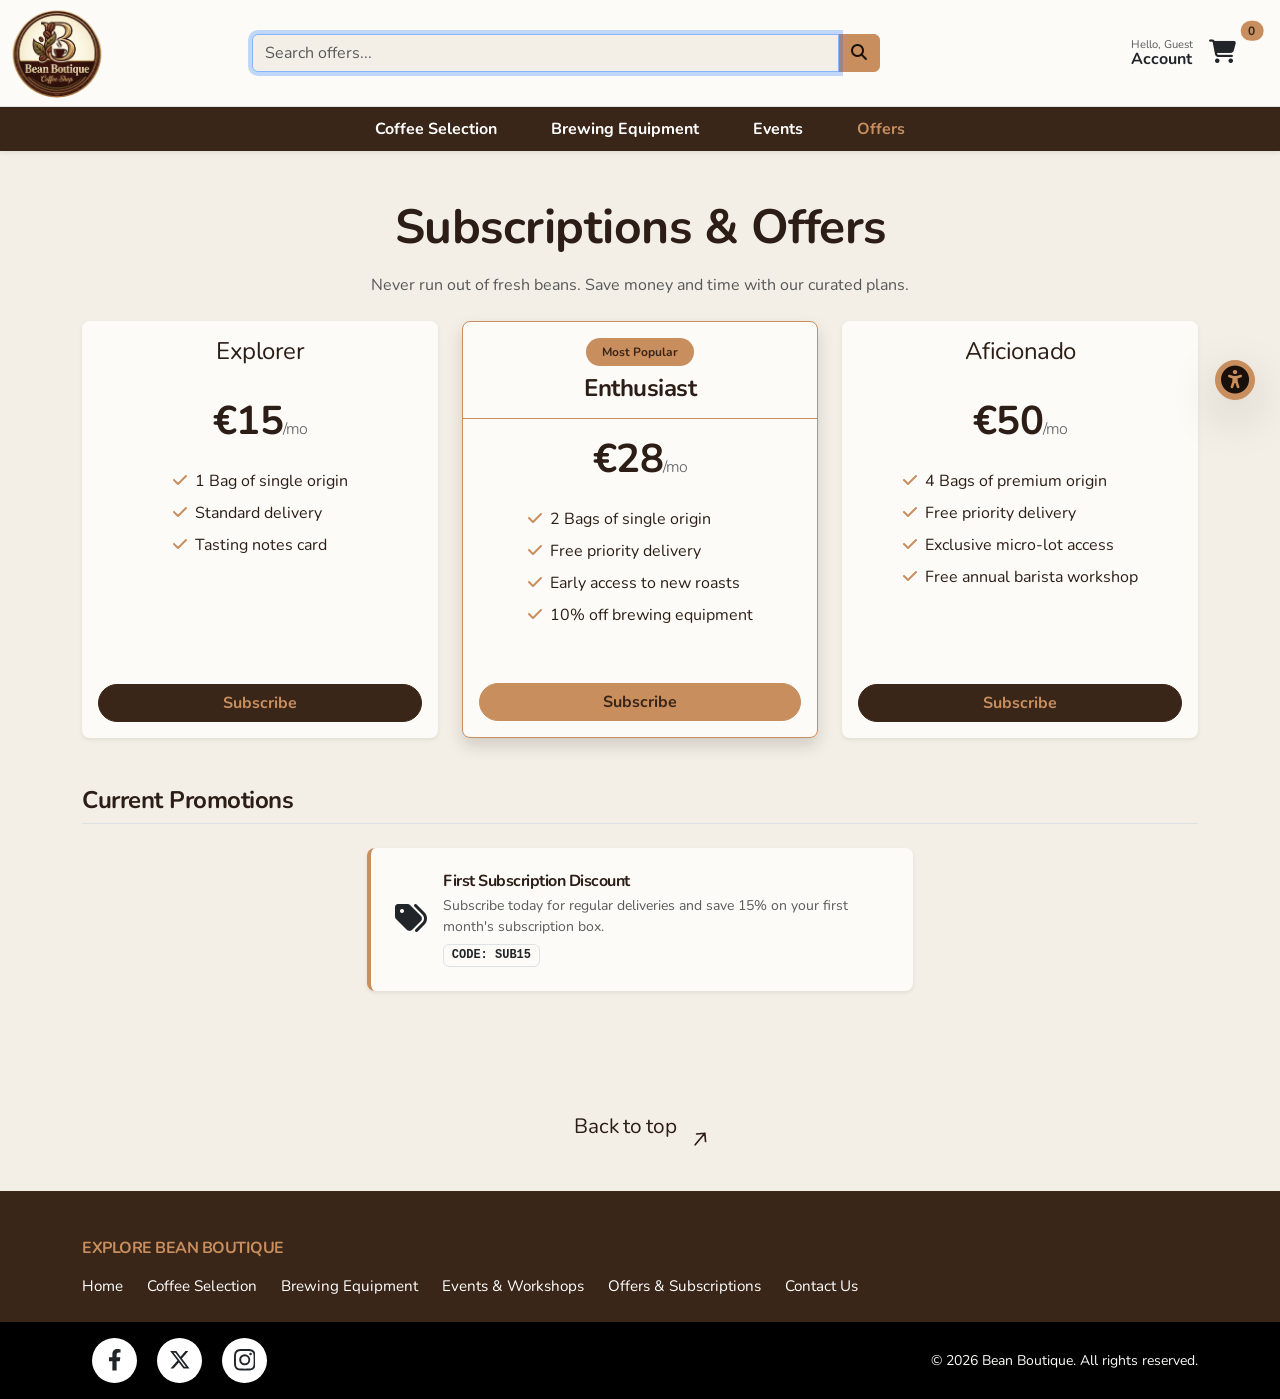
<file: offers.html>
<!DOCTYPE html>
<html lang="en">
<head>
    <meta charset="UTF-8">
    <meta name="viewport" content="width=device-width, initial-scale=1.0">
    <title>Offers & Subscriptions | Bean Boutique</title>
    <link href="https://cdn.jsdelivr.net/npm/bootstrap@5.3.3/dist/css/bootstrap.min.css" rel="stylesheet">
    <link rel="stylesheet" href="https://cdnjs.cloudflare.com/ajax/libs/font-awesome/6.4.0/css/all.min.css">
    <link rel="preconnect" href="https://fonts.googleapis.com">
    <link rel="preconnect" href="https://fonts.gstatic.com" crossorigin>
    <link href="https://fonts.googleapis.com/css2?family=Nunito:wght@400;600;700;800&display=swap" rel="stylesheet">
    <link rel="stylesheet" href="styles.css">
    <link rel="icon" type="image/png" href="assets/images/favicon/favicon-96x96.png" sizes="96x96">
    <link rel="icon" type="image/svg+xml" href="assets/images/favicon/favicon.svg">
    <link rel="shortcut icon" href="assets/images/favicon/favicon.ico">
    <link rel="apple-touch-icon" sizes="180x180" href="assets/images/favicon/apple-touch-icon.png">
    <link rel="manifest" href="assets/images/favicon/site.webmanifest">
</head>
<body class="d-flex flex-column min-vh-100">
    <div id="preloader-wrapper">
        <div class="loader">
            <div class="cup">
                <div class="cup-handle"></div>
                <div class="smoke one"></div>
                <div class="smoke two"></div>
                <div class="smoke three"></div>
            </div>
            <div class="load">Brewing...</div>
        </div>
    </div>

    <header class="sticky-top shadow-sm theme-surface">

        <div class="container-fluid d-flex align-items-center py-2">
            <button class="navbar-toggler d-lg-none me-3 border-0 bg-transparent" type="button" data-bs-toggle="collapse" data-bs-target="#mobileNav" aria-controls="mobileNav" aria-expanded="false" aria-label="Toggle navigation">
                <i class="fa-solid fa-bars fs-3 text-body"></i>
            </button>

            <a class="navbar-brand d-flex align-items-center me-4" href="index.html"><img src="assets/images/shop-logo.png" alt="Bean Boutique Logo" class="shop-logo" width="90" height="90"></a>

            <form class="d-none d-lg-flex w-50 mx-auto" role="search" onsubmit="return false;">
                <div class="input-group">
                    <input id="mainSearchInput" class="form-control" type="search" placeholder="Search offers..." aria-label="Search"><button class="btn btn-warning" type="submit" aria-label="Submit Search"><i class="fa-solid fa-magnifying-glass" aria-hidden="true"></i></button>
                </div>
            </form>

            <div class="navbar-nav flex-row align-items-center ms-auto">
                <a href="#mobileSearchContainer" class="nav-link text-body me-3 d-lg-none" aria-label="Mobile Search">
                    <i class="fa-solid fa-magnifying-glass fs-4" aria-hidden="true"></i>
                </a>
                <a href="#" class="nav-link text-body me-3" data-bs-toggle="modal" data-bs-target="#accountModal">
                    <div class="d-flex flex-column lh-1 text-start">
                        <small class="text-muted greeting-text">Hello, Guest</small>
                        <span class="fw-bold d-none d-sm-inline">Account</span>
                    </div>
                </a>
                <a href="cart.html" class="nav-link text-body position-relative pe-3 me-3" aria-label="Shopping Cart">
                    <i class="fa-solid fa-cart-shopping fs-4"></i>
                    <span class="position-absolute top-0 start-100 translate-middle badge rounded-pill bg-warning text-dark">0</span>
                </a>
            </div>
        </div>

        <nav aria-label="Main site navigation">
            <div class="border-top bg-dark d-none d-lg-block">
                <ul class="container-fluid d-flex justify-content-center gap-4 list-unstyled mb-0">
                    <li><a class="text-white text-decoration-none fw-bold header-link" href="coffee.html">Coffee Selection</a></li>
                    <li><a class="text-white text-decoration-none fw-bold header-link" href="equipment.html">Brewing Equipment</a></li>
                    <li><a class="text-white text-decoration-none fw-bold header-link" href="events.html">Events</a></li>
                    <li><a class="text-warning text-decoration-none fw-bold header-link" href="offers.html">Offers</a></li>
                </ul>
            </div>
            <div class="collapse d-lg-none theme-surface border-top shadow-sm" id="mobileNav">
                <ul class="container-fluid py-2 d-flex flex-column text-center list-unstyled mb-0">
                    <li><a class="text-body text-decoration-none fw-bold py-3 border-bottom d-block" href="coffee.html">Coffee Selection</a></li>
                    <li><a class="text-body text-decoration-none fw-bold py-3 border-bottom d-block" href="equipment.html">Brewing Equipment</a></li>
                    <li><a class="text-body text-decoration-none fw-bold py-3 border-bottom d-block" href="events.html">Events</a></li>
                    <li><a class="text-warning text-decoration-none fw-bold py-3 d-block" href="offers.html">Offers</a></li>
                </ul>
            </div>
        </nav>
    </header>

    <main class="flex-grow-1 container my-5">
        <div class="text-center mb-3">
            <h1 class="display-5 fw-bold mb-3">Subscriptions & Offers</h1>
            <p class="text-muted mb-4">Never run out of fresh beans. Save money and time with our curated plans.</p>

            <div class="d-block d-lg-none px-3" id="mobileSearchContainer">
                <div class="input-group shadow-sm">
                    <span class="input-group-text bg-white border-end-0"><i class="fa-solid fa-magnifying-glass text-muted"></i></span>
                    <input type="text" class="form-control border-start-0" placeholder="Search offers...">
                </div>
            </div>
        </div>

        <section aria-labelledby="pricing-heading" class="mb-5">
            <h2 id="pricing-heading" class="visually-hidden">Subscription Tiers</h2>

            <div class="row row-cols-1 row-cols-md-3 mb-5 text-center g-4">

                <article class="col">
                    <div class="card mb-4 rounded-3 shadow-sm h-100 border-0 subscription-card">
                        <div class="card-header py-3 bg-transparent border-bottom-0">
                            <h3 class="my-0 fw-normal h4">Explorer</h3>
                        </div>
                        <div class="card-body d-flex flex-column">
                            <h4 class="card-title pricing-card-title display-6 fw-bold">€15<small class="text-muted fw-light fs-6">/mo</small></h4>
                            <ul class="list-unstyled mt-3 mb-4 text-start mx-auto">
                                <li class="mb-2"><i class="fa-solid fa-check text-warning me-2"></i>1 Bag of single origin</li>
                                <li class="mb-2"><i class="fa-solid fa-check text-warning me-2"></i>Standard delivery</li>
                                <li class="mb-2"><i class="fa-solid fa-check text-warning me-2"></i>Tasting notes card</li>
                            </ul>
                            <button class="btn btn-dark text-warning fw-bold w-100 rounded-pill mt-auto" data-bs-toggle="modal" data-bs-target="#authModal" aria-label="Subscribe to the Explorer tier for €15 per month">Subscribe</button>
                        </div>
                    </div>
                </article>

                <article class="col">
                    <div class="card mb-4 rounded-3 shadow border-warning h-100 position-relative subscription-card">
                        <div class="card-header py-3 bg-transparent border-warning">
                            <span class="badge rounded-pill bg-warning text-dark px-3 py-2 mb-2 d-inline-block">Most Popular</span>
                            <h3 class="my-0 fw-bold h4">Enthusiast</h3>
                        </div>
                        <div class="card-body d-flex flex-column">
                            <h4 class="card-title pricing-card-title display-6 fw-bold">€28<small class="text-muted fw-light fs-6">/mo</small></h4>
                            <ul class="list-unstyled mt-3 mb-4 text-start mx-auto">
                                <li class="mb-2"><i class="fa-solid fa-check text-warning me-2"></i>2 Bags of single origin</li>
                                <li class="mb-2"><i class="fa-solid fa-check text-warning me-2"></i>Free priority delivery</li>
                                <li class="mb-2"><i class="fa-solid fa-check text-warning me-2"></i>Early access to new roasts</li>
                                <li class="mb-2"><i class="fa-solid fa-check text-warning me-2"></i>10% off brewing equipment</li>
                            </ul>
                            <button class="btn btn-warning text-dark fw-bold w-100 rounded-pill mt-auto" data-bs-toggle="modal" data-bs-target="#authModal" aria-label="Subscribe to the Enthusiast tier for €28 per month">Subscribe</button>
                        </div>
                    </div>
                </article>

                <article class="col">
                    <div class="card mb-4 rounded-3 shadow-sm h-100 border-0 subscription-card">
                        <div class="card-header py-3 bg-transparent border-bottom-0">
                            <h3 class="my-0 fw-normal h4">Aficionado</h3>
                        </div>
                        <div class="card-body d-flex flex-column">
                            <h4 class="card-title pricing-card-title display-6 fw-bold">€50<small class="text-muted fw-light fs-6">/mo</small></h4>
                            <ul class="list-unstyled mt-3 mb-4 text-start mx-auto">
                                <li class="mb-2"><i class="fa-solid fa-check text-warning me-2"></i>4 Bags of premium origin</li>
                                <li class="mb-2"><i class="fa-solid fa-check text-warning me-2"></i>Free priority delivery</li>
                                <li class="mb-2"><i class="fa-solid fa-check text-warning me-2"></i>Exclusive micro-lot access</li>
                                <li class="mb-2"><i class="fa-solid fa-check text-warning me-2"></i>Free annual barista workshop</li>
                            </ul>
                            <button class="btn btn-dark text-warning fw-bold w-100 rounded-pill mt-auto" data-bs-toggle="modal" data-bs-target="#authModal" aria-label="Subscribe to the Aficionado tier for €50 per month">Subscribe</button>
                        </div>
                    </div>
                </article>
            </div>
        </section>

        <section aria-labelledby="promotions-heading" class="mb-5">
            <h2 id="promotions-heading" class="h4 fw-bold mb-4 border-bottom pb-2">Current Promotions</h2>
            <div class="row justify-content-center">
                <article class="col-md-8 col-lg-6">
                    <div class="d-flex align-items-center p-4 theme-surface rounded-3 shadow-sm border-start border-warning border-4">
                        <div class="flex-shrink-0">
                            <i class="fa-solid fa-tags fa-2x text-body"></i>
                        </div>
                        <div class="flex-grow-1 ms-3">
                            <h3 class="h6 fw-bold mb-1">First Subscription Discount</h3>
                            <p class="mb-1 text-muted small">Subscribe today for regular deliveries and save 15% on your first month's subscription box.</p>
                            <span class="badge border text-body font-monospace">CODE: SUB15</span>
                        </div>
                    </div>
                </article>
            </div>
        </section>
    </main>

    <div class="modal fade" id="authModal" tabindex="-1" aria-labelledby="authModalLabel" aria-hidden="true" role="dialog">
        <div class="modal-dialog modal-dialog-centered">
            <div class="modal-content border-0 shadow-lg">
                <header class="modal-header bg-dark text-white border-0">
                    <h2 class="modal-title fw-bold" id="authModalLabel"><i class="fa-solid fa-circle-user me-2 text-warning" aria-hidden="true"></i>Account Sign-In</h2>
                    <button type="button" class="btn-close btn-close-white" data-bs-dismiss="modal" aria-label="Close"></button>
                </header>
                <div class="modal-body p-4 theme-surface text-center">
                    <h3 class="fw-bold mb-3">Almost there!</h3>
                    <p class="text-muted mb-4">How would you like to proceed with your subscription?</p>

                    <div class="d-grid gap-3">
                        <button class="btn btn-warning text-dark fw-bold py-2 rounded-pill" id="loginBtn">Log In</button>
                        <button class="btn btn-outline-dark fw-bold py-2 rounded-pill" id="registerBtn">Create an Account</button>
                    </div>
                </div>
            </div>
        </div>
    </div>

    <div class="d-flex justify-content-center w-100 py-4">
        <a href="#" class="back-to-top-link text-decoration-none">
            <div class="text">
                <span>Back</span>
                <span>to</span>
                <span>top</span>
            </div>
            <div class="clone" aria-hidden="true">
                <span>Back</span>
                <span>to</span>
                <span>top</span>
            </div>
            <svg stroke-width="2" stroke="currentColor" viewBox="0 0 24 24" fill="none" class="h-6 w-6" xmlns="http://www.w3.org/2000/svg" width="20px">
                <path d="M14 5l7 7m0 0l-7 7m7-7H3" stroke-linejoin="round" stroke-linecap="round"></path>
            </svg>
        </a>
    </div>

    <footer class="mt-auto">
        <div class="bg-dark text-white pt-5 pb-4">
            <div class="container">
                <div class="row">
                    <div class="col-12 text-center text-md-start">
                        <h2 class="h6 fw-bold text-warning mb-3 text-uppercase tracking-wide">Explore Bean Boutique</h2>

                        <ul class="list-unstyled d-flex flex-wrap justify-content-center justify-content-md-start gap-3 gap-md-4 mb-0">
                            <li><a href="index.html" class="text-white text-decoration-none footer-link">Home</a></li>
                            <li><a href="coffee.html" class="text-white text-decoration-none footer-link">Coffee Selection</a></li>
                            <li><a href="equipment.html" class="text-white text-decoration-none footer-link">Brewing Equipment</a></li>
                            <li><a href="events.html" class="text-white text-decoration-none footer-link">Events & Workshops</a></li>
                            <li><a href="offers.html" class="text-white text-decoration-none footer-link">Offers & Subscriptions</a></li>
                            <li><a href="contact.html" class="text-white text-decoration-none footer-link">Contact Us</a></li>
                        </ul>
                    </div>
                </div>
            </div>
        </div>

        <div class="bg-black text-white py-3">
            <div class="container d-flex flex-column flex-md-row justify-content-between align-items-center">

                <ul class="social-wrapper mb-3 mb-md-0">
                    <li class="social-icon facebook">
                        <span class="social-tooltip">Facebook</span>
                        <svg viewBox="0 0 320 512" height="1.2em" fill="currentColor" xmlns="http://www.w3.org/2000/svg">
                            <path d="M279.14 288l14.22-92.66h-88.91v-60.13c0-25.35 12.42-50.06 52.24-50.06h40.42V6.26S260.43 0 225.36 0c-73.22 0-121.08 44.38-121.08 124.72v70.62H22.89V288h81.39v224h100.17V288z"></path>
                        </svg>
                    </li>
                    <li class="social-icon x-logo">
                        <span class="social-tooltip">X</span>
                        <svg height="1.2em" fill="currentColor" viewBox="0 0 512 512" xmlns="http://www.w3.org/2000/svg">
                            <path d="M389.2 48h70.6L305.6 224.2 487 464H345L233.7 318.6 106.5 464H35.8L200.7 275.5 26.8 48H172.4L272.9 180.9 389.2 48zM364.4 421.8h39.1L151.1 88h-42L364.4 421.8z"></path>
                        </svg>
                    </li>
                    <li class="social-icon instagram">
                        <span class="social-tooltip">Instagram</span>
                        <svg xmlns="http://www.w3.org/2000/svg" height="1.2em" fill="currentColor" viewBox="0 0 16 16">
                            <path d="M8 0C5.829 0 5.556.01 4.703.048 3.85.088 3.269.222 2.76.42a3.917 3.917 0 0 0-1.417.923A3.927 3.927 0 0 0 .42 2.76C.222 3.268.087 3.85.048 4.7.01 5.555 0 5.827 0 8.001c0 2.172.01 2.444.048 3.297.04.852.174 1.433.372 1.942.205.526.478.972.923 1.417.444.445.89.719 1.416.923.51.198 1.09.333 1.942.372C5.555 15.99 5.827 16 8 16s2.444-.01 3.298-.048c.851-.04 1.434-.174 1.943-.372a3.916 3.916 0 0 0 1.416-.923c.445-.445.718-.891.923-1.417.197-.509.332-1.09.372-1.942C15.99 10.445 16 10.173 16 8s-.01-2.445-.048-3.299c-.04-.851-.175-1.433-.372-1.941a3.926 3.926 0 0 0-.923-1.417A3.911 3.911 0 0 0 13.24.42c-.51-.198-1.092-.333-1.943-.372C10.443.01 10.172 0 7.998 0h.003zm-.717 1.442h.718c2.136 0 2.389.007 3.232.046.78.035 1.204.166 1.486.275.373.145.64.319.92.599.28.28.453.546.598.92.11.281.24.705.275 1.485.039.843.047 1.096.047 3.231s-.008 2.389-.047 3.232c-.035.78-.166 1.203-.275 1.485a2.47 2.47 0 0 1-.599.919c-.28.28-.546.453-.92.598-.28.11-.704.24-1.485.276-.843.038-1.096.047-3.232.047s-2.39-.009-3.233-.047c-.78-.036-1.203-.166-1.485-.276a2.478 2.478 0 0 1-.92-.598 2.48 2.48 0 0 1-.6-.92c-.109-.281-.24-.705-.275-1.485-.038-.843-.046-1.096-.046-3.233 0-2.136.008-2.388.046-3.231.036-.78.166-1.204.276-1.486.145-.373.319-.64.599-.92.28-.28.546-.453.92-.598.282-.11.705-.24 1.485-.276.738-.034 1.024-.044 2.515-.045v.002zm4.988 1.328a.96.96 0 1 0 0 1.92.96.96 0 0 0 0-1.92zm-4.27 1.122a4.109 4.109 0 1 0 0 8.217 4.109 4.109 0 0 0 0-8.217zm0 1.441a2.667 2.667 0 1 1 0 5.334 2.667 2.667 0 0 1 0-5.334z"></path>
                        </svg>
                    </li>
                </ul>

                <p class="mb-0 text-center text-md-end text-light small">&copy; 2026 Bean Boutique. All rights reserved.</p>

            </div>
        </div>
    </footer>

    <button id="a11y-btn" class="btn btn-warning rounded-circle shadow-lg" aria-label="Accessibility Options">
        <i class="fa-solid fa-universal-access fs-3"></i>
    </button>

    <div id="a11y-panel" class="card shadow-lg border-0 d-none">
        <div class="card-header bg-dark text-white d-flex justify-content-between align-items-center">
            <h3 class="mb-0 fs-6"><i class="fa-solid fa-gear me-2"></i>Accessibility</h3>
            <button type="button" class="btn-close btn-close-white" id="close-a11y-panel" aria-label="Close panel"></button>
        </div>
        <div class="card-body theme-surface">
            <div class="form-check form-switch mb-3">
                <input class="form-check-input" type="checkbox" role="switch" id="themeSwitch">
                <label class="form-check-label small fw-bold" for="themeSwitch">Dark Theme</label>
            </div>
            <div class="d-flex justify-content-between align-items-center mb-3">
                <label class="small fw-bold mb-0">Text Size</label>
                <div class="btn-group btn-group-sm" role="group" aria-label="Text size controls">
                    <button type="button" class="btn btn-outline-dark" id="btn-text-decrease" aria-label="Decrease text size"><i class="fa-solid fa-minus"></i></button>
                    <span class="input-group-text bg-transparent border-dark px-2 text-dark" id="text-size-display">100%</span>
                    <button type="button" class="btn btn-outline-dark" id="btn-text-increase" aria-label="Increase text size"><i class="fa-solid fa-plus"></i></button>
                </div>
            </div>
            <div class="form-check form-switch">
                <input class="form-check-input" type="checkbox" role="switch" id="highlightLinks">
                <label class="form-check-label small fw-bold" for="highlightLinks">Highlight Links</label>
            </div>
        </div>
    </div>

    <div class="modal fade" id="accountModal" tabindex="-1" aria-labelledby="accountModalLabel" aria-hidden="true" role="dialog">
        <div class="modal-dialog modal-dialog-centered">
            <div class="modal-content border-0 shadow-lg">
                <header class="modal-header bg-dark text-white border-0">
                    <h2 class="modal-title fw-bold" id="accountModalLabel"><i class="fa-solid fa-circle-user me-2 text-warning"></i>Account Access</h2>
                    <button type="button" class="btn-close btn-close-white" data-bs-dismiss="modal" aria-label="Close"></button>
                </header>
                <div class="modal-body p-4 theme-surface text-center">
                    <h3 class="fw-bold mb-3">Welcome Back!</h3>
                    <p class="text-muted mb-4">Log in to manage your subscriptions and earn bean points.</p>

                    <div class="d-grid gap-3">
                        <button class="btn btn-warning text-dark fw-bold py-2 rounded-pill" id="navLoginBtn">Log In</button>
                        <button class="btn btn-outline-dark fw-bold py-2 rounded-pill" id="navRegisterBtn">Create an Account</button>
                    </div>
                </div>
            </div>
        </div>
    </div>

    <script src="https://code.jquery.com/jquery-3.7.1.min.js"></script>
    <script src="https://cdn.jsdelivr.net/npm/bootstrap@5.3.3/dist/js/bootstrap.bundle.min.js"></script>
    <script src="script.js"></script>
</body>
</html>
</file>
<file: styles.css>
:root {
    --bs-warning: #C88E5E;
    --bs-warning-rgb: 200, 142, 94;

    --bs-dark: #3A2618;
    --bs-dark-rgb: 58, 38, 24;

    --bs-light: #FDFBF7;
    --bs-light-rgb: 253, 251, 247;

    --bs-body-bg: #F4EFE6;
    --bs-body-color: #2C1E16;

    --theme-surface-bg: #FDFBF7;
}

[data-theme="dark"] {
    --bs-body-bg: #1A100B;
    --bs-body-color: #FDFBF7;

    --bs-dark: #0D0805;
    --bs-light: #2C1E16;
    --bs-warning: #D4A373;

    --theme-surface-bg: #2C1E16;
}

#text-size-display {
    font-size: 0.8rem;
}

body {
    scrollbar-gutter: stable;
}

body, .theme-surface, .card {
    transition: background-color 0.3s ease, color 0.3s ease, border-color 0.3s ease;
    font-family: 'Nunito', sans-serif;
}

h1, h2, h3, h4, h5, h6, .navbar-brand {
    font-weight: 800;
    letter-spacing: -0.5px;
}


.theme-surface {
    background-color: var(--theme-surface-bg);
    color: var(--bs-body-color);
}

.card {
    background-color: var(--theme-surface-bg);
    color: var(--bs-body-color);
    border-color: rgba(0,0,0,0.1);
}

[data-theme="dark"] .card {
    border-color: rgba(255,255,255,0.05);
}

[data-theme="dark"] .text-muted {
    color: #B0A59D !important;
}

.btn-warning {
    --bs-btn-bg: var(--bs-warning);
    --bs-btn-border-color: var(--bs-warning);
    --bs-btn-color: #1A100B;
    --bs-btn-hover-bg: #b37e52;
    --bs-btn-hover-border-color: #b37e52;
    --bs-btn-hover-color: #1A100B;
}

.btn-dark {
    --bs-btn-bg: var(--bs-dark);
    --bs-btn-border-color: var(--bs-dark);
    --bs-btn-color: #FDFBF7;
    --bs-btn-hover-bg: #1A100B;
    --bs-btn-hover-border-color: #1A100B;
    --bs-btn-hover-color: #FDFBF7;
}

.btn-outline-dark {
    --bs-btn-color: var(--bs-body-color);
    --bs-btn-border-color: var(--bs-body-color);
    --bs-btn-hover-bg: var(--bs-body-color);
    --bs-btn-hover-border-color: var(--bs-body-color);
    --bs-btn-hover-color: var(--bs-body-bg);
}

[data-theme="dark"] .btn-dark {
    --bs-btn-bg: #3A2618;
    --bs-btn-border-color: #3A2618;
    --bs-btn-hover-bg: #4A3322;
    --bs-btn-hover-border-color: #4A3322;
}

[data-theme="dark"] .btn-outline-dark {
    --bs-btn-color: #FDFBF7;
    --bs-btn-border-color: #FDFBF7;
    --bs-btn-hover-bg: #FDFBF7;
    --bs-btn-hover-color: #1A100B;
}

[data-theme="dark"] .form-control {
    background-color: var(--bs-body-bg);
    color: var(--bs-body-color);
    border-color: rgba(255, 255, 255, 0.1);
}

[data-theme="dark"] .form-control::placeholder {
    color: #B0A59D;
}

.btn-outline-warning {
    --bs-btn-color: var(--bs-warning);
    --bs-btn-border-color: var(--bs-warning);
    --bs-btn-hover-bg: var(--bs-warning);
    --bs-btn-hover-border-color: var(--bs-warning);
    --bs-btn-hover-color: #1A100B;
}

a.btn-dark {
    color: #FDFBF7 !important;
}

[data-theme="dark"] a.btn-dark:hover {
    color: #FDFBF7 !important;
}

[data-theme="dark"] .text-body,
[data-theme="dark"] .text-dark,
[data-theme="dark"] .nav-link {
    color: var(--bs-body-color) !important;
}

[data-theme="dark"] .nav-link:hover {
    color: var(--bs-warning) !important;
}


#preloader-wrapper {
    position: fixed;
    top: 0;
    left: 0;
    width: 100%;
    height: 100%;
    background-color: #f8f9fa;
    z-index: 9999;
    display: flex;
    justify-content: center;
    align-items: center;
}

.loader {
    width: 100px;
    height: 100px;
    position: relative;
    animation: shake 3s infinite ease-in-out;
}

.cup {
    position: absolute;
    bottom: 20px;
    left: 50%;
    transform: translateX(-50%);
    width: 40px;
    height: 30px;
    background-color: #5b4022cb;
    border: 1px solid #2e2e2e;
    border-radius: 3px 3px 10px 10px;
    z-index: 1;
    animation: cupPulse 6s infinite ease-in-out;
}

.cup::before {
    content: "";
    position: absolute;
    bottom: -5px;
    width: calc(100% - 2px);
    height: 6px;
    background: #5b4022cb;
    border: 1px solid #2e2e2e;
    border-top: none;
    border-radius: 50%;
    z-index: -1;
    animation: cupPulse 6s infinite ease-in-out;
}

.cup::after {
    content: "";
    position: absolute;
    top: -2px;
    left: 1px;
    width: calc(100% - 2px);
    height: 4px;
    background: #da8920ca;
    border: 1px solid #2e2e2e;
    border-radius: 50%;
    animation: coffeeGlow 6s infinite ease-in-out;
}

.cup-handle {
    position: absolute;
    top: 5px;
    right: -10px;
    width: 10px;
    height: 15px;
    border: 2px solid #2e2e2e;
    border-left: none;
    border-radius: 0 10px 10px 0;
    background: transparent;
}

.smoke {
    position: absolute;
    bottom: 100%;
    left: 50%;
    width: 10px;
    height: 25px;
    background: rgba(72, 67, 67, 0.501);
    border-radius: 50%;
    transform: translateX(-50%);
    animation: rise 3s infinite ease-in-out;
    filter: blur(8px);
}

.smoke.one {
    animation-delay: 0s;
}
.smoke.two {
    animation-delay: 0.8s;
}
.smoke.three {
    animation-delay: 1.6s;
}

.load {
    position: absolute;
    bottom: 0;
    left: 50%;
    transform: translateX(-50%);
    font-size: 12px;
    color: #2e2e2e;
    opacity: 0.6;
}

@keyframes rise {
    0% { transform: translate(-50%, 0) scale(0.4); opacity: 0; }
    30% { opacity: 0.7; }
    60% { opacity: 0.4; }
    100% { transform: translate(-50%, -120px) scale(1); opacity: 0; }
}

@keyframes shake {
    0% { transform: translateX(0) translateY(0) rotate(0); }
    25% { transform: translateX(-4px) translateY(-2px) rotate(-2deg); }
    50% { transform: translateX(0) translateY(0) rotate(0); }
    75% { transform: translateX(4px) translateY(-2px) rotate(2deg); }
    100% { transform: translateX(0) translateY(0) rotate(0); }
}

@keyframes cupPulse {
    0%, 100% { background-color: #5b4022cb; }
    50% { background-color: #f5f5f5bd; }
}

@keyframes coffeeGlow {
    0%, 100% { background: #da8920ca; }
    50% { background: #fed197d5; }
}

.shop-logo {
    border-radius: 50%;
    object-fit: cover;
}

.header-link {
    position: relative;
    display: block;
    overflow: hidden;
    padding: 10px 15px;
    text-align: center;
    transition: 0.5s linear;
    border-radius: 2px;
}

.header-link::before {
    position: absolute;
    content: '';
    left: 0;
    bottom: 0;
    height: 3px;
    width: 100%;
    border-bottom: 3px solid transparent;
    border-left: 3px solid transparent;
    box-sizing: border-box;
    transform: translateX(100%);
}

.header-link::after {
    position: absolute;
    content: '';
    top: 0;
    left: 0;
    width: 100%;
    height: 3px;
    border-top: 3px solid transparent;
    border-right: 3px solid transparent;
    box-sizing: border-box;
    transform: translateX(-100%);
}

.header-link:hover {
    color: #ffc107 !important;
    text-shadow: none;
    background-color: rgba(255, 255, 255, 0.05);
}

.header-link:hover::before {
    border-color: #ffc107;
    height: 100%;
    transform: translateX(0);
    transition: 0.3s transform linear, 0.3s height linear 0.3s;
}

.header-link:hover::after {
    border-color: #ffc107;
    height: 100%;
    transform: translateX(0);
    transition: 0.3s transform linear, 0.3s height linear 0.5s;
}

.greeting-text {
    font-size: 0.7rem;
}

.custom-toast-container {
    z-index: 11;
}

.carousel-title {
    text-shadow: 2px 2px 4px rgba(0, 0, 0, 0.8);
}

.carousel-img {
    height: 400px;
    object-fit: cover;
}

.equipment-img {
    height: 250px;
    object-fit: cover;
}

.event-img {
    height: 200px;
    object-fit: cover;
}

.product-slider {
    display: flex;
    gap: 1.5rem;
    overflow-x: auto;
    scroll-snap-type: x mandatory;
    padding-bottom: 1rem;
    scrollbar-width: none;
    -ms-overflow-style: none;
    will-change: scroll-position;
    -webkit-overflow-scrolling: touch;
}

.product-slider::-webkit-scrollbar {
    display: none;
}

.product-slider.is-scrolling {
    scroll-snap-type: none !important;
}

.product-card {
    flex: 0 0 calc(33.333% - 1rem);
    scroll-snap-align: start;
    will-change: transform;
    transform: translateZ(0);
}

.paddle-btn {
    position: absolute;
    top: 45%;
    transform: translateY(-50%);
    z-index: 10;
    width: 45px;
    height: 45px;
    display: flex;
    justify-content: center;
    align-items: center;
    opacity: 0.9;
    transition: opacity 0.2s, transform 0.2s;
}

.paddle-btn:hover {
    opacity: 1;
    transform: translateY(-50%) scale(1.1);
}

.paddle-left {
    left: -20px;
}

.paddle-right {
    right: -20px;
}

.card-img-wrapper {
    position: relative;
    height: 250px;
    perspective: 1000px;
    background-color: transparent;
}

.flip-card-inner {
    position: relative;
    width: 100%;
    height: 100%;
    transition: transform 0.6s cubic-bezier(0.4, 0.2, 0.2, 1);
    transform-style: preserve-3d;
}

.card:hover .flip-card-inner {
    transform: rotateY(180deg);
}

.flip-card-front,
.flip-card-back {
    position: absolute;
    width: 100%;
    height: 100%;
    backface-visibility: hidden;
    top: 0;
    left: 0;
    border-top-left-radius: calc(0.375rem - 1px);
    border-top-right-radius: calc(0.375rem - 1px);
    overflow: hidden;
}

.flip-card-front img {
    width: 100%;
    height: 100%;
    object-fit: cover;
}

.flip-card-back {
    background-color: #ffffff;
    transform: rotateY(180deg);
    display: flex;
    align-items: center;
    justify-content: center;
    padding: 10px;
}

#noResultsMsg,
#noEquipmentMsg,
#noEventsMsg {
    display: none;
}

#register {
    max-width: 800px;
}

.cart-thumb {
    width: 80px;
    height: 80px;
    object-fit: cover;
    border-radius: 0.375rem;
}

.cart-qty-width {
    width: 60px;
}

.cart-price-width {
    min-width: 60px;
}


.subscription-card {
  position: relative;
  z-index: 0;
  overflow: hidden;
  transition: all 0.3s cubic-bezier(0.02, 0.01, 0.47, 1);
}

.subscription-card:hover {
  animation: card-shake 0.5s ease-in-out both;
}

@keyframes card-shake {
  0% { transform: rotate(0deg) translate3d(0, 0, 0); }
  25% { transform: rotate(2deg) translate3d(0, 0, 0); }
  50% { transform: rotate(-2deg) translate3d(0, 0, 0); }
  75% { transform: rotate(1deg) translate3d(0, 0, 0); }
  100% { transform: rotate(0deg) translate3d(0, 0, 0); }
}

.subscription-card::before,
.subscription-card::after {
  content: '';
  position: absolute;
  right: 0;
  bottom: 0;
  width: 150px;
  height: 150px;
  border-radius: 50%;
  background: var(--bs-warning);
  opacity: 0;
  transition: transform 0.15s cubic-bezier(0.02, 0.01, 0.47, 1), opacity 0.15s cubic-bezier(0.02, 0.01, 0.47, 1);
  z-index: -1;
  transform: translate(100%, -25%) translate3d(0, 0, 0);
}

[data-theme="dark"] .subscription-card::before,
[data-theme="dark"] .subscription-card::after {
  background: #FDFBF7;
}

.subscription-card:hover::before,
.subscription-card:hover::after {
  opacity: 0.15;
  transition: transform 0.2s cubic-bezier(0.02, 0.01, 0.47, 1), opacity 0.2s cubic-bezier(0.02, 0.01, 0.47, 1);
}

.subscription-card:hover::before {
  transform: translate3d(50%, 0, 0) scale(0.9);
}

.subscription-card:hover::after {
  transform: translate(50%, 0) scale(1.1);
}


.map-embed {
    border: 0;
    min-height: 300px;
}

.back-to-top-link {
    width: 140px;
    height: 56px;
    overflow: hidden;
    border: none;
    color: var(--bs-body-color);
    background: none;
    position: relative;
    padding-bottom: 2em;
    cursor: pointer;
    display: block;
}

.back-to-top-link > div,
.back-to-top-link > svg {
    position: absolute;
    width: 100%;
    height: 100%;
    display: flex;
}

.back-to-top-link:before {
    content: "";
    position: absolute;
    height: 2px;
    bottom: 0;
    left: 0;
    width: 100%;
    transform: scaleX(0);
    transform-origin: bottom right;
    background: currentColor;
    transition: transform 0.25s ease-out;
}

.back-to-top-link:hover:before {
    transform: scaleX(1);
    transform-origin: bottom left;
}

.back-to-top-link .clone > *,
.back-to-top-link .text > * {
    opacity: 1;
    font-size: 1.3rem;
    transition: 0.2s;
    margin-left: 4px;
}

.back-to-top-link .clone > * {
    transform: translateY(60px);
}

.back-to-top-link:hover .clone > * {
    opacity: 1;
    transform: translateY(0px);
    transition: all 0.2s cubic-bezier(0.215, 0.61, 0.355, 1) 0s;
}

.back-to-top-link:hover .text > * {
    opacity: 1;
    transform: translateY(-60px);
    transition: all 0.2s cubic-bezier(0.215, 0.61, 0.355, 1) 0s;
}

.back-to-top-link:hover .clone > :nth-child(1) {
    transition-delay: 0.15s;
}

.back-to-top-link:hover .clone > :nth-child(2) {
    transition-delay: 0.2s;
}

.back-to-top-link:hover .clone > :nth-child(3) {
    transition-delay: 0.25s;
}

.back-to-top-link svg {
    width: 20px;
    right: 0;
    top: 50%;
    transform: translateY(-50%) rotate(-50deg);
    transition: 0.2s ease-out;
}

.back-to-top-link:hover svg {
    transform: translateY(-50%) rotate(-90deg);
}

.social-wrapper {
    display: inline-flex;
    list-style: none;
    width: auto;
    padding-left: 0;
    margin-top: 0;
    margin-bottom: 0;
    justify-content: flex-start;
}

.social-wrapper .social-icon {
    position: relative;
    background: #fff;
    color: #212529;
    border-radius: 50%;
    margin: 0 10px;
    width: 45px;
    height: 45px;
    font-size: 18px;
    display: flex;
    justify-content: center;
    align-items: center;
    flex-direction: column;
    box-shadow: 0 10px 10px rgba(0, 0, 0, 0.1);
    cursor: pointer;
    transition: all 0.2s cubic-bezier(0.68, -0.55, 0.265, 1.55);
}

.social-wrapper .social-tooltip {
    position: absolute;
    top: 0;
    font-size: 14px;
    background: #fff;
    color: #fff;
    padding: 5px 8px;
    border-radius: 5px;
    box-shadow: 0 10px 10px rgba(0, 0, 0, 0.1);
    opacity: 0;
    pointer-events: none;
    transition: all 0.3s cubic-bezier(0.68, -0.55, 0.265, 1.55);
}

.social-wrapper .social-tooltip::before {
    position: absolute;
    content: "";
    height: 8px;
    width: 8px;
    background: #fff;
    bottom: -3px;
    left: 50%;
    transform: translate(-50%) rotate(45deg);
    transition: all 0.3s cubic-bezier(0.68, -0.55, 0.265, 1.55);
}

.social-wrapper .social-icon:hover .social-tooltip {
    top: -45px;
    opacity: 1;
    visibility: visible;
    pointer-events: auto;
}

.social-wrapper .social-icon:hover span,
.social-wrapper .social-icon:hover .social-tooltip {
    text-shadow: 0px -1px 0px rgba(0, 0, 0, 0.1);
}

.social-wrapper .facebook:hover,
.social-wrapper .facebook:hover .social-tooltip,
.social-wrapper .facebook:hover .social-tooltip::before {
    background: #1877f2;
    color: #fff;
}

.social-wrapper .x-logo:hover,
.social-wrapper .x-logo:hover .social-tooltip,
.social-wrapper .x-logo:hover .social-tooltip::before {
    background: #000000;
    color: #fff;
}

.social-wrapper .instagram:hover,
.social-wrapper .instagram:hover .social-tooltip,
.social-wrapper .instagram:hover .social-tooltip::before {
    background: #e4405f;
    color: #fff;
}

.footer-link {
    transition: color 0.3s ease-in-out;
    font-size: 0.95rem;
}

.footer-link:hover {
    color: #ffc107 !important;
}


#a11y-btn {
    position: fixed;
    top: 40%;
    right: 25px;
    width: 40px;
    height: 40px;
    z-index: 1050;
    display: flex;
    justify-content: center;
    align-items: center;
    transition: transform 0.2s ease;
}

#a11y-btn:hover {
    transform: scale(1.1);
}

#a11y-panel {
    position: fixed;
    top: 40%;
    right: 95px;
    width: 260px;
    z-index: 1050;
    border-radius: 10px;
    overflow: hidden;
}

body.highlight-links a {
    background-color: #ffff00 !important;
    color: #000000 !important;
    text-decoration: underline !important;
    font-weight: bold !important;
    padding: 2px 4px !important;
    border: 2px solid #000000 !important;
    border-radius: 3px;
}

body.highlight-links a img,
body.highlight-links .navbar-brand {
    background-color: transparent !important;
    border: none !important;
}


@media (max-width: 991px) {
    .product-card {
        flex: 0 0 calc(50% - 0.75rem);
    }
}

@media (max-width: 767px) {
    .product-card {
        flex: 0 0 85%;
    }
    .paddle-left { left: 0px; }
    .paddle-right { right: 0px; }
}

@media (max-width: 576px) {
    #a11y-btn { top: auto; bottom: 20px; right: 15px; }
}

@media (max-width: 576px) {
    .carousel-img {
        height: 220px;
    }
}

@media (max-width: 576px) {
    .custom-toast-container {
        top: 50%;
        left: 50%;
        bottom: auto;
        right: auto;
        transform: translate(-50%, -50%);
        width: 85%;
        z-index: 1060;
    }
}
</file>
